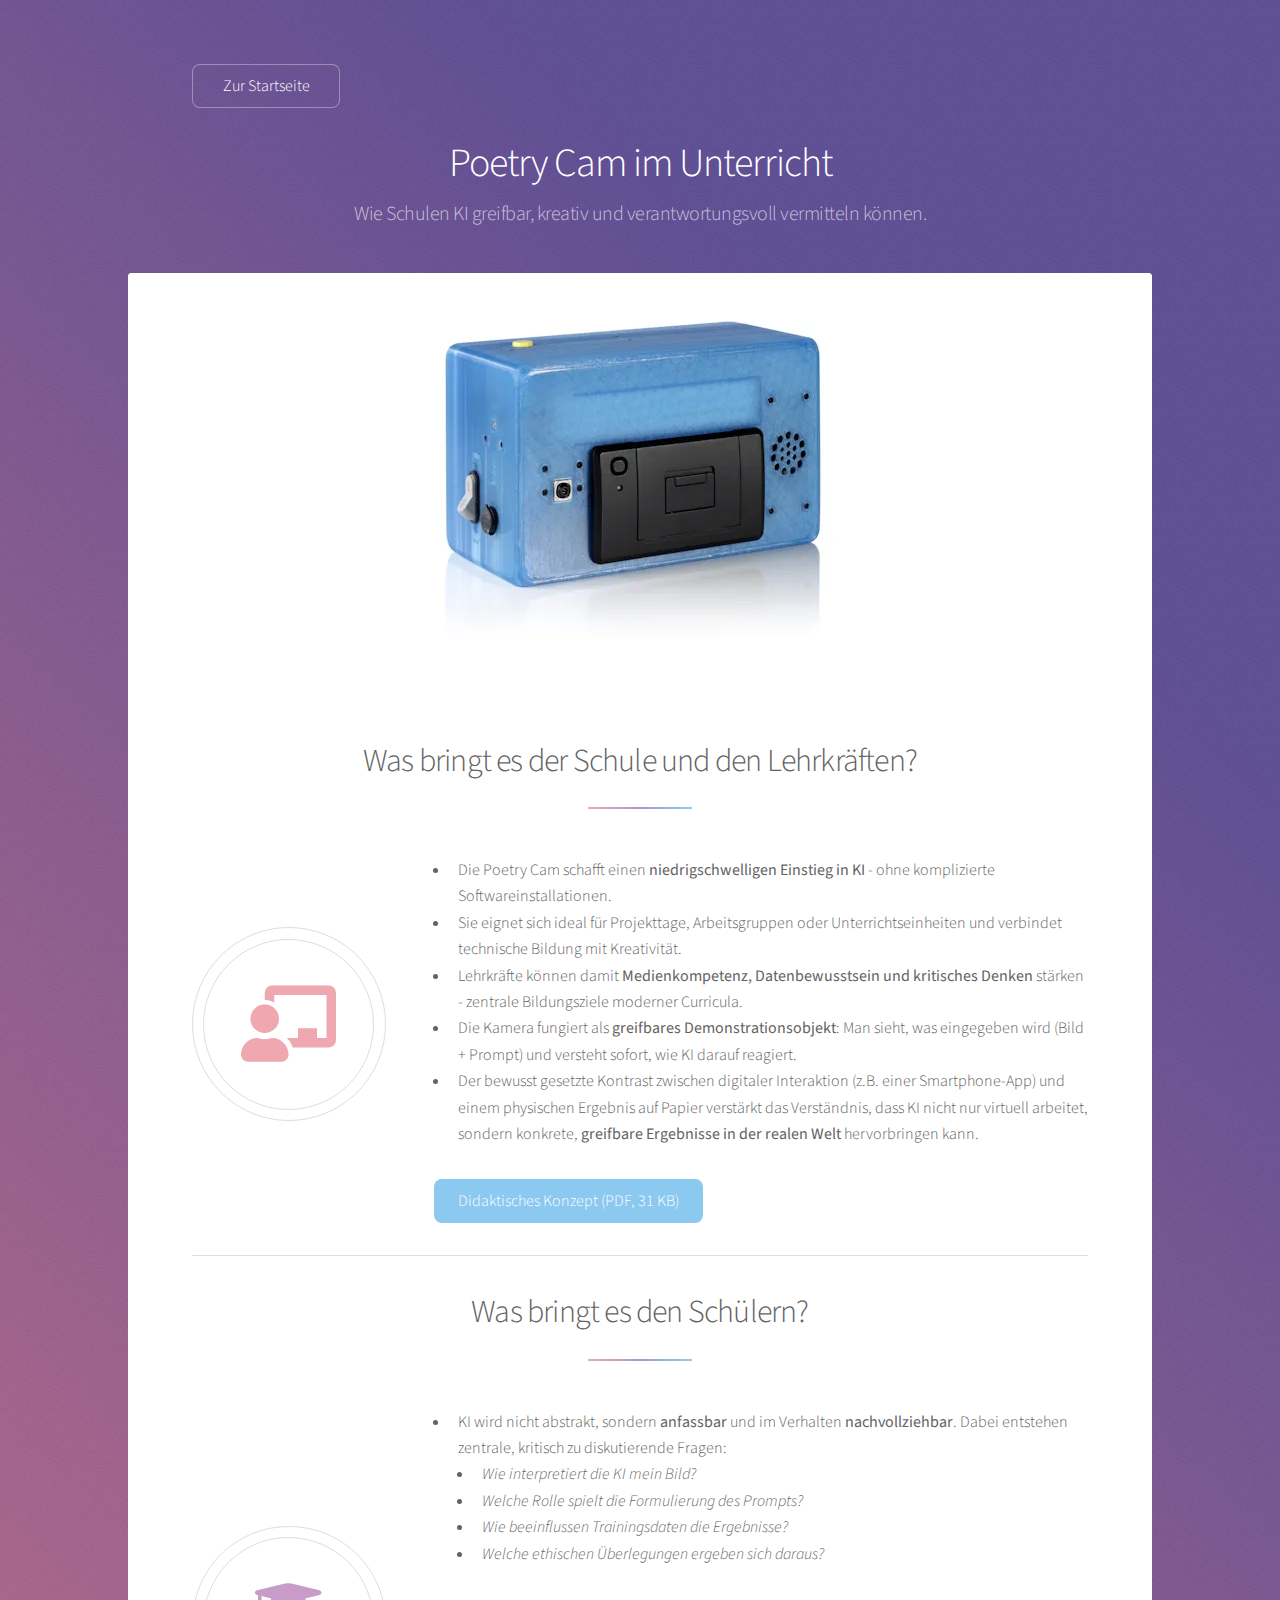
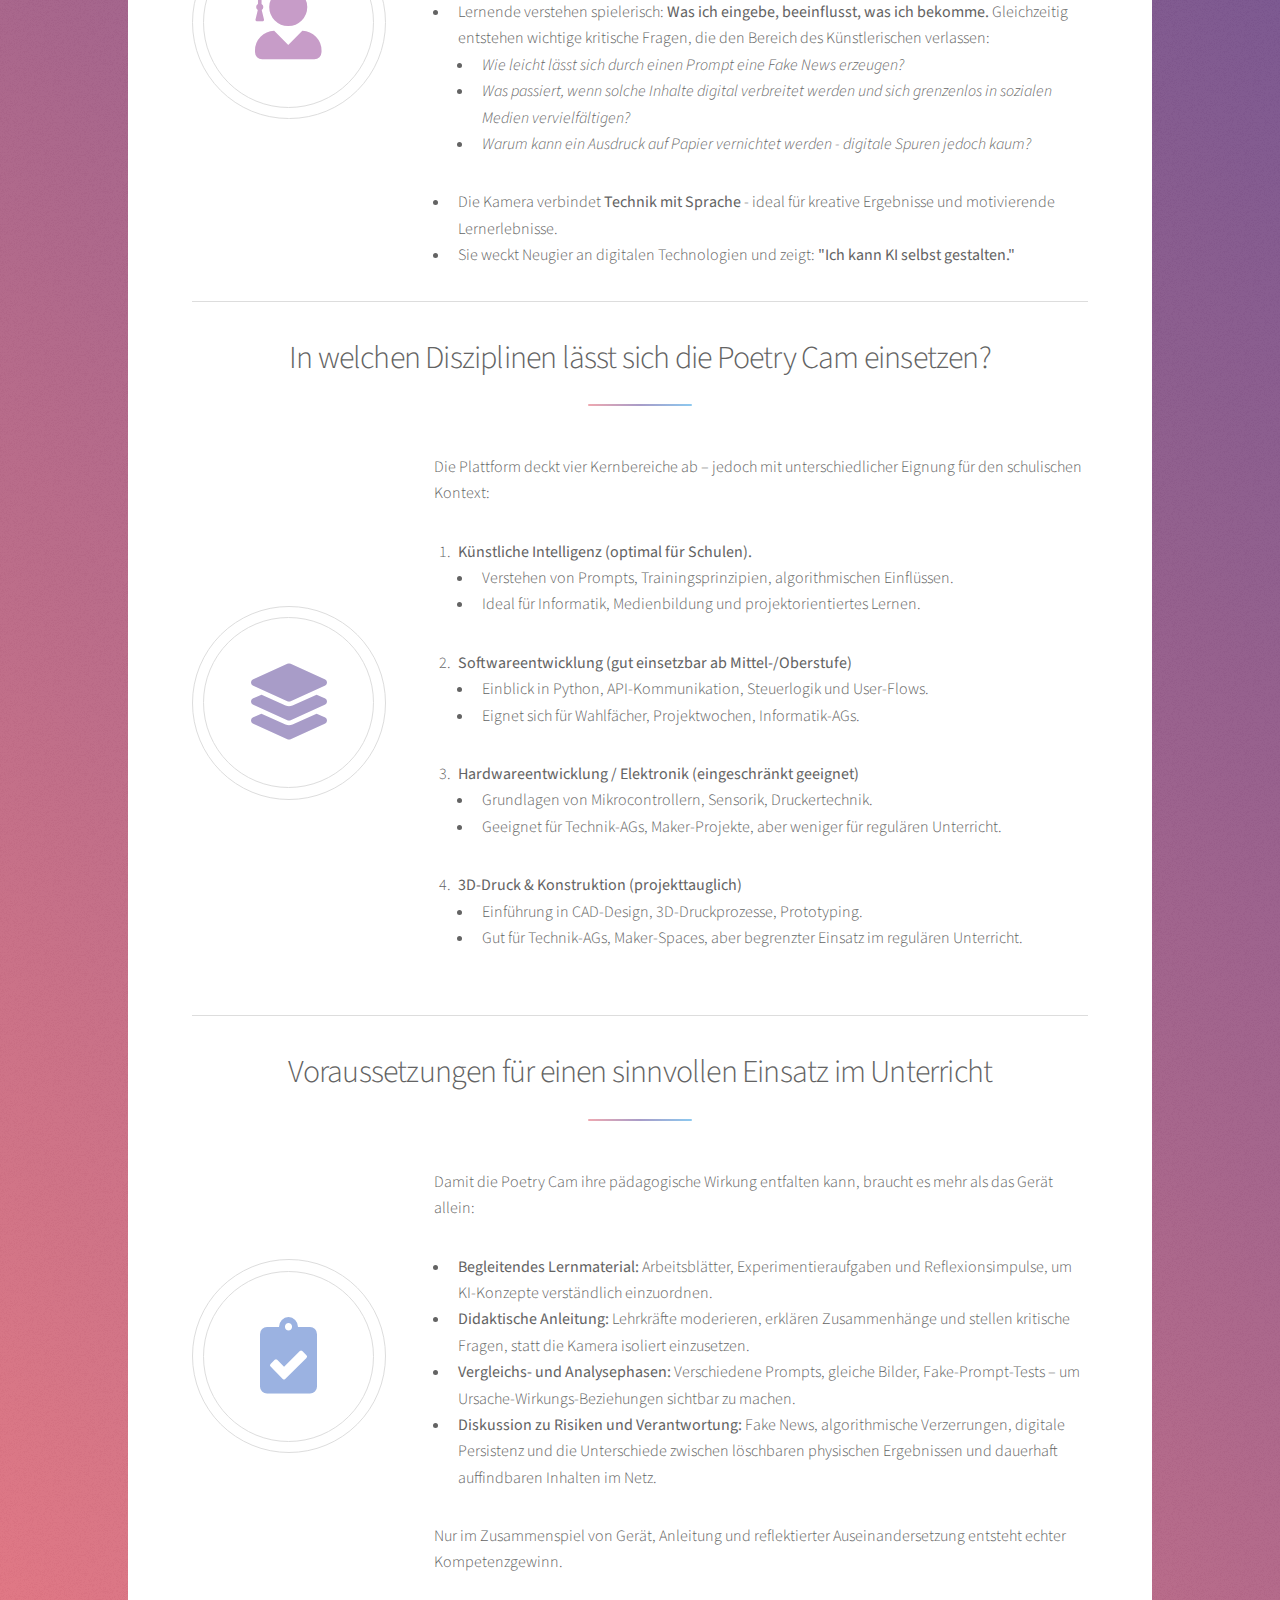
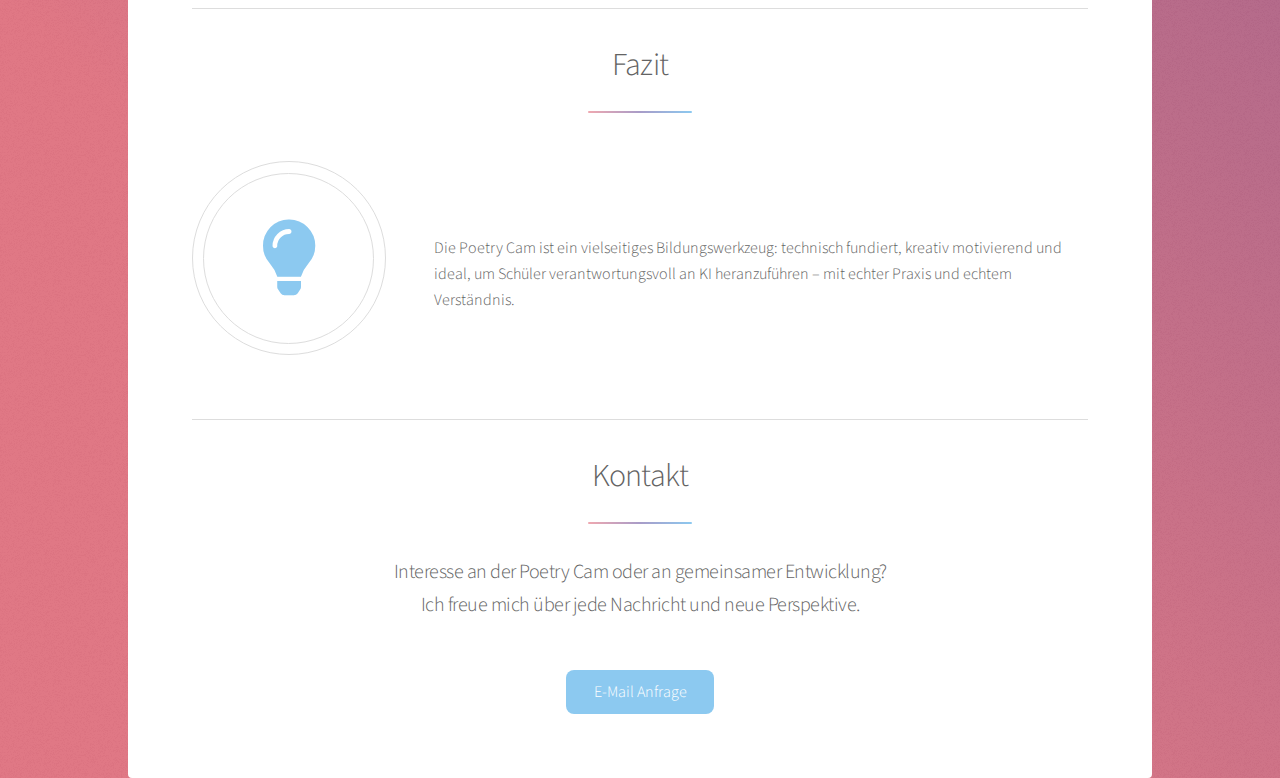
<file: education.html>
<!DOCTYPE HTML>
<!--
	Stellar by HTML5 UP
	html5up.net | @ajlkn
	Free for personal and commercial use under the CCA 3.0 license (html5up.net/license)
-->
<html lang="de">

<head>
	<title>Poetry Cam - Bildung</title>
	<meta charset="utf-8" />
	<meta name="viewport" content="width=device-width, initial-scale=1" />
	<meta name="description"
		content="Eine Kamera, die KI verständlich macht: Die Poetry Cam verbindet Kreativität, Technik und kritische Medienbildung im Schulunterricht." />
	<meta property="og:title" content="Poetry Cam - Bildung" />
	<meta property="og:description"
		content="Eine Kamera, die KI verständlich macht: Die Poetry Cam verbindet Kreativität, Technik und kritische Medienbildung im Schulunterricht." />
	<meta property="og:type" content="article" />
	<meta property="og:url" content="https://cam.digilyze.com/education.html" />
	<meta property="og:image" content="https://cam.digilyze.com/images/og-poetry-cam.jpg" />
	<meta name="twitter:card" content="summary_large_image" />
	<meta name="twitter:title" content="Poetry Cam - Bildung" />
	<meta name="twitter:description"
		content="Eine Kamera, die KI verständlich macht: Die Poetry Cam verbindet Kreativität, Technik und kritische Medienbildung im Schulunterricht." />
	<meta name="twitter:image" content="https://cam.digilyze.com/images/og-poetry-cam.jpg" />
	<link rel="icon" href="favicon.ico" type="image/x-icon" />
	<link rel="stylesheet" href="assets/css/main.css" />
	<link rel="stylesheet" href="assets/css/custom.css" />

	<noscript>
		<link rel="stylesheet" href="assets/css/noscript.css" />
	</noscript>
</head>

<body class="is-preload">

	<!-- Wrapper -->
	<div id="wrapper">

		<!-- Header -->
		<header id="header">
			<ul class="actions">
				<li><a href="index.html#story" class="button">Zur Startseite</a></li>
			</ul>
			<h1>Poetry Cam im Unterricht</h1>
			<p>Wie Schulen KI greifbar, kreativ und verantwortungsvoll vermitteln können.</p>
		</header>

		<!-- Main -->
		<div id="main">

			<!-- Content -->
			<section id="content" class="main">

				<span class="image main"><img src="images/showcase-speaker_1024x400.webp" alt="" /></span>

				<section class="main special">
					<header class="major">
						<h2>Was bringt es der Schule und den Lehrkräften?</h2>
					</header>
					<div class="spotlight media-spotlight">
						<span class="icon solid major style1 fa-chalkboard-teacher"></span>
						<div class="content media-content">
							<ul>
								<li>Die Poetry Cam schafft einen <b>niedrigschwelligen Einstieg in KI</b> - ohne
									komplizierte Softwareinstallationen.</li>
								<li>Sie eignet sich ideal für Projekttage, Arbeitsgruppen oder Unterrichtseinheiten und
									verbindet technische Bildung mit Kreativität.</li>
								<li>Lehrkräfte können damit <b>Medienkompetenz, Datenbewusstsein und kritisches
										Denken</b> stärken - zentrale Bildungsziele moderner Curricula.</li>
								<li>Die Kamera fungiert als <b>greifbares Demonstrationsobjekt</b>: Man sieht, was
									eingegeben wird (Bild + Prompt) und versteht sofort, wie KI darauf reagiert.</li>
								<li>Der bewusst gesetzte Kontrast zwischen digitaler Interaktion (z.B. einer
									Smartphone-App) und einem physischen Ergebnis auf Papier verstärkt das Verständnis,
									dass KI nicht nur virtuell arbeitet, sondern konkrete, <b>greifbare Ergebnisse in
										der realen Welt</b> hervorbringen kann.</li>
							</ul>
							<ul class="actions">
								<li><a href="assets/files/Didaktisches-Konzept_Poetry-Cam-im-Bildungsbereich.pdf" class="button primary" target="_blank" download aria-label="Didaktisches Konzept herunterladen">Didaktisches Konzept (PDF, 31 KB)</a></li>
							</ul>
						</div>
					</div>
				</section>
				<hr />
				<section class="main special">
					<header class="major">
						<h2>Was bringt es den Schülern?</h2>
					</header>
					<div class="spotlight media-spotlight">
						<span class="icon solid major style2 fa-user-graduate"></span>
						<div class="content media-content">
							<ul>
								<li>KI wird nicht abstrakt, sondern <b>anfassbar</b> und im Verhalten
									<b>nachvollziehbar</b>. Dabei entstehen zentrale, kritisch zu diskutierende Fragen:
									<ul>
										<li><i>Wie interpretiert die KI mein Bild?</i></li>
										<li><i>Welche Rolle spielt die Formulierung des Prompts?</i></li>
										<li><i>Wie beeinflussen Trainingsdaten die Ergebnisse?</i></li>
										<li><i>Welche ethischen Überlegungen ergeben sich daraus?</i></li>
									</ul>
								</li>
								<li>Lernende verstehen spielerisch: <b>Was ich eingebe, beeinflusst, was ich
										bekomme.</b> Gleichzeitig entstehen wichtige kritische Fragen, die den Bereich
									des Künstlerischen verlassen:
									<ul>
										<li><i>Wie leicht lässt sich durch einen Prompt eine Fake News erzeugen?</i>
										</li>
										<li><i>Was passiert, wenn solche Inhalte digital verbreitet werden und sich
												grenzenlos in sozialen Medien vervielfältigen?</i></li>
										<li><i>Warum kann ein Ausdruck auf Papier vernichtet werden - digitale Spuren
												jedoch kaum?</i></li>
									</ul>
								</li>
								<li>Die Kamera verbindet <b>Technik mit Sprache</b> - ideal für kreative Ergebnisse und
									motivierende Lernerlebnisse.</li>
								<li>Sie weckt Neugier an digitalen Technologien und zeigt: <b>"Ich kann KI selbst
										gestalten."</b></li>
							</ul>
						</div>
					</div>
				</section>
				<hr />
				<section class="main special">
					<header class="major">
						<h2>In welchen Disziplinen lässt sich die Poetry Cam einsetzen?</h2>
					</header>
					<div class="spotlight media-spotlight">
						<span class="icon solid major style3 fa-layer-group"></span>
						<div class="content media-content">
							<p>Die Plattform deckt vier Kernbereiche ab – jedoch mit unterschiedlicher Eignung für den
								schulischen Kontext:</p>
							<ol>
								<li><b>Künstliche Intelligenz (optimal für Schulen).</b>
									<ul>
										<li>Verstehen von Prompts, Trainingsprinzipien, algorithmischen Einflüssen.</li>
										<li>Ideal für Informatik, Medienbildung und projektorientiertes Lernen.</li>
									</ul>
								</li>
								<li><b>Softwareentwicklung (gut einsetzbar ab Mittel-/Oberstufe)</b>
									<ul>
										<li>Einblick in Python, API-Kommunikation, Steuerlogik und User-Flows.</li>
										<li>Eignet sich für Wahlfächer, Projektwochen, Informatik-AGs.</li>
									</ul>
								</li>
								<li><b>Hardwareentwicklung / Elektronik (eingeschränkt geeignet)</b>
									<ul>
										<li>Grundlagen von Mikrocontrollern, Sensorik, Druckertechnik.</li>
										<li>Geeignet für Technik-AGs, Maker-Projekte, aber weniger für regulären
											Unterricht.</li>
									</ul>
								</li>
								<li><b>3D-Druck & Konstruktion (projekttauglich)</b>
									<ul>
										<li>Einführung in CAD-Design, 3D-Druckprozesse, Prototyping.</li>
										<li>Gut für Technik-AGs, Maker-Spaces, aber begrenzter Einsatz im regulären
											Unterricht.</li>
									</ul>
								</li>
							</ol>
						</div>
					</div>
				</section>
				<hr />
				<section class="main special">
					<header class="major">
						<h2>Voraussetzungen für einen sinnvollen Einsatz im Unterricht</h2>
					</header>
					<div class="spotlight media-spotlight">
						<span class="icon solid major style4 fa-clipboard-check"></span>
						<div class="content media-content">
							<p>Damit die Poetry Cam ihre pädagogische Wirkung entfalten kann, braucht es mehr als das
								Gerät allein:</p>
							<ul>
								<li><b>Begleitendes Lernmaterial:</b> Arbeitsblätter, Experimentieraufgaben und
									Reflexionsimpulse, um KI‑Konzepte verständlich einzuordnen.</li>
								<li><b>Didaktische Anleitung:</b> Lehrkräfte moderieren, erklären Zusammenhänge und
									stellen kritische Fragen, statt die Kamera isoliert einzusetzen.</li>
								<li><b>Vergleichs- und Analysephasen:</b> Verschiedene Prompts, gleiche Bilder,
									Fake‑Prompt‑Tests – um Ursache‑Wirkungs‑Beziehungen sichtbar zu machen.</li>
								<li><b>Diskussion zu Risiken und Verantwortung:</b> Fake News, algorithmische
									Verzerrungen, digitale Persistenz und die Unterschiede zwischen löschbaren
									physischen Ergebnissen und dauerhaft auffindbaren Inhalten im Netz.</li>
							</ul>
							<p>Nur im Zusammenspiel von Gerät, Anleitung und reflektierter Auseinandersetzung entsteht
								echter Kompetenzgewinn.</p>
						</div>
					</div>
				</section>
				<hr />
				<section class="main special">
					<header class="major">
						<h2>Fazit</h2>
					</header>
					<div class="spotlight media-spotlight">
						<span class="icon solid major style5 fa-lightbulb" aria-hidden="true"></span>
						<div class="content media-content">
							<p>Die Poetry Cam ist ein vielseitiges Bildungswerkzeug: technisch fundiert, kreativ
								motivierend und ideal, um Schüler verantwortungsvoll an KI heranzuführen – mit echter
								Praxis und echtem Verständnis.</p>
						</div>
					</div>
				</section>
				<hr />

				<!-- Kontakt -->
				<section id="kontakt" class="main special">
					<header class="major">
						<h2>Kontakt</h2>
						<p>Interesse an der Poetry Cam oder an gemeinsamer Entwicklung?<br />
							Ich freue mich über jede Nachricht und neue Perspektive.</p>
					</header>
					<footer class="major">
						<ul class="actions special">
							<li><a href="mailto:info@digilyze.de?subject=Poetry%20Cam%20-%20Bildung"
									class="button primary">E-Mail Anfrage</a></li>
							<script src="assets/js/util.js"></script>
							<script src="assets/js/main.js"></script>

</body>

</html>
</file>
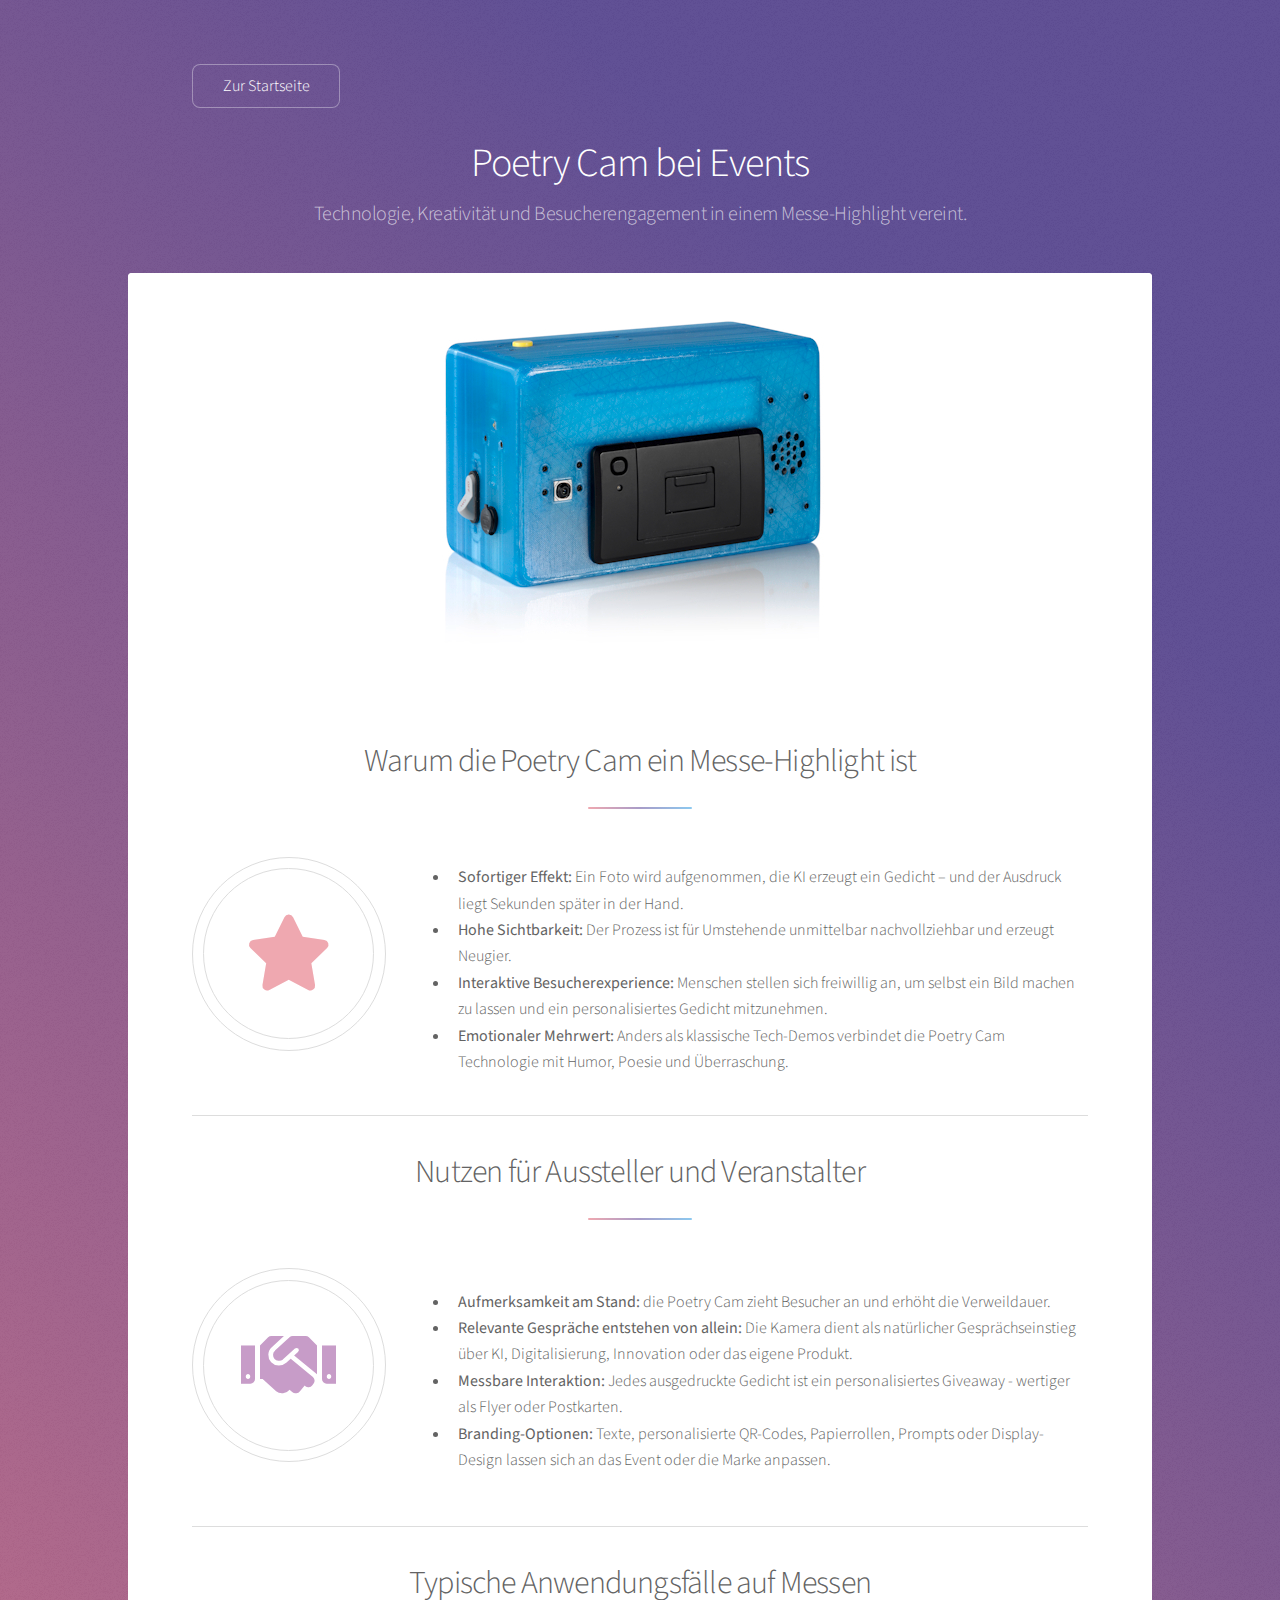
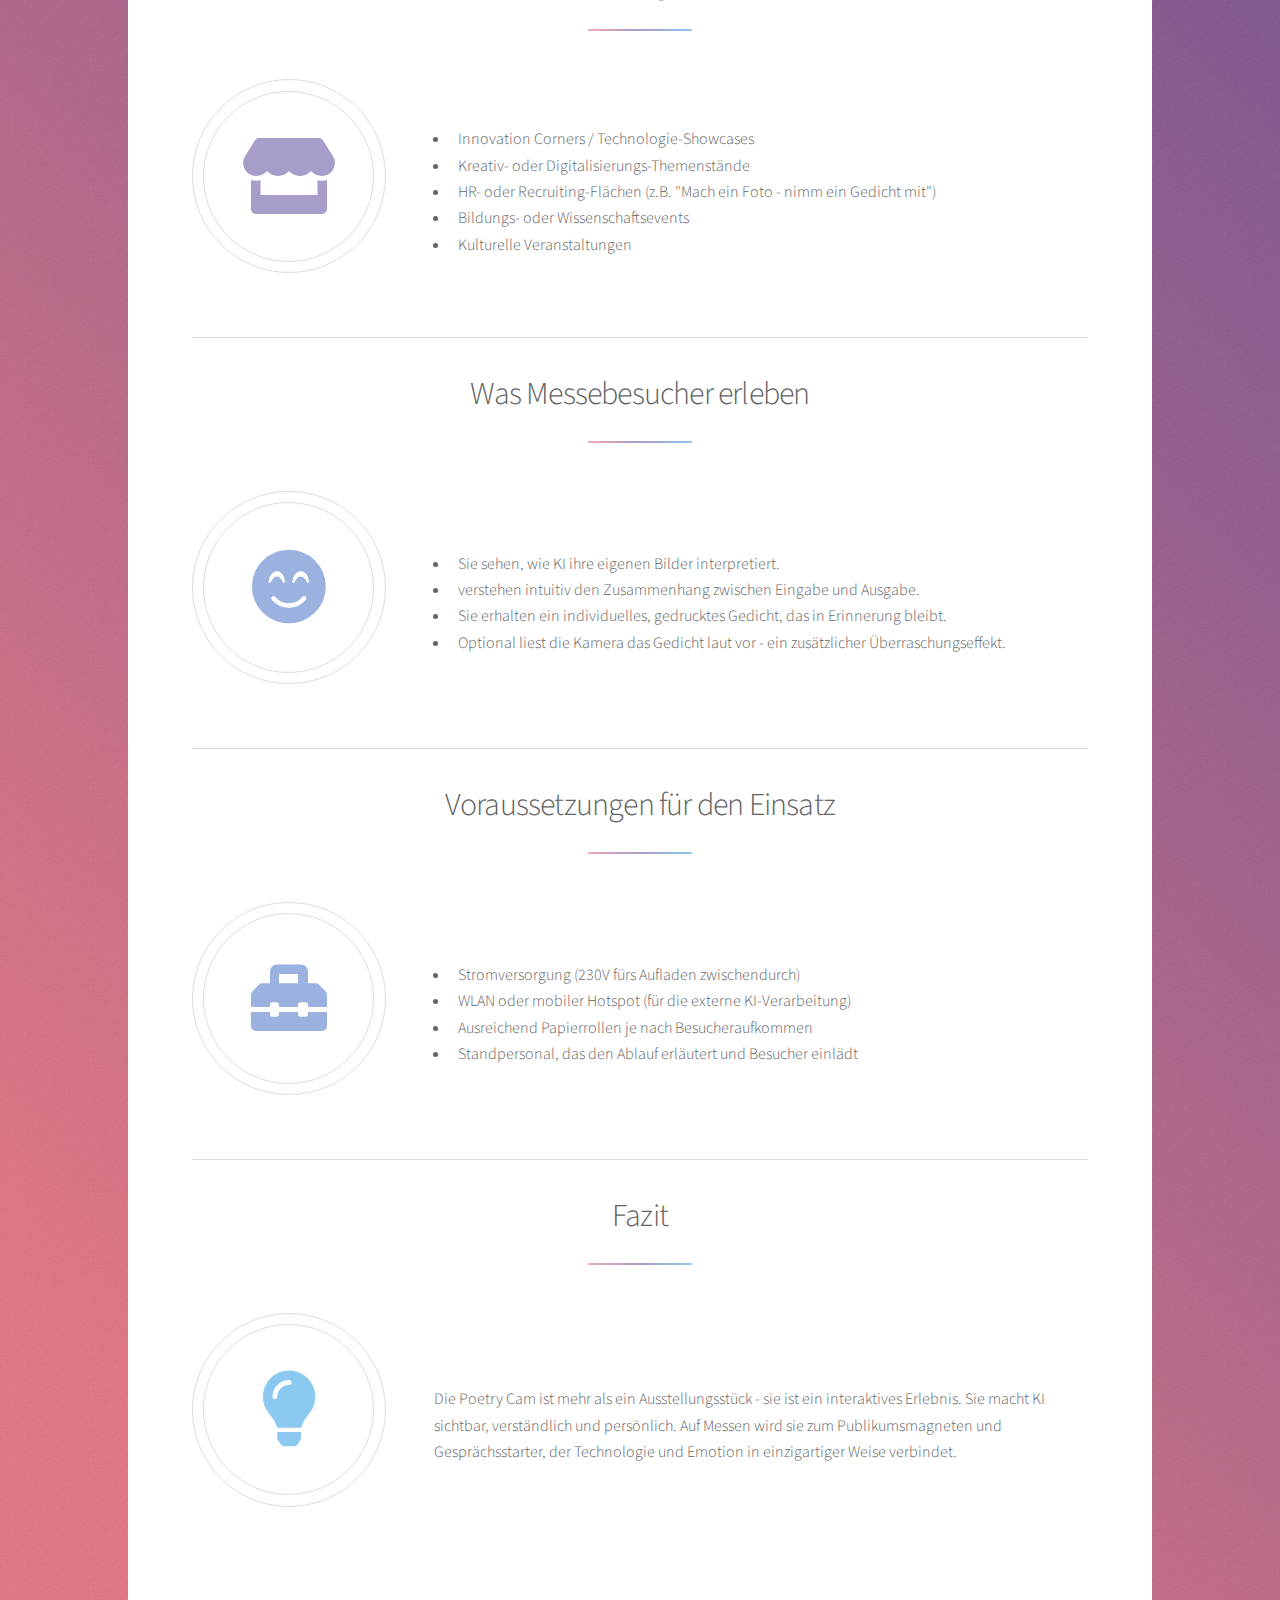
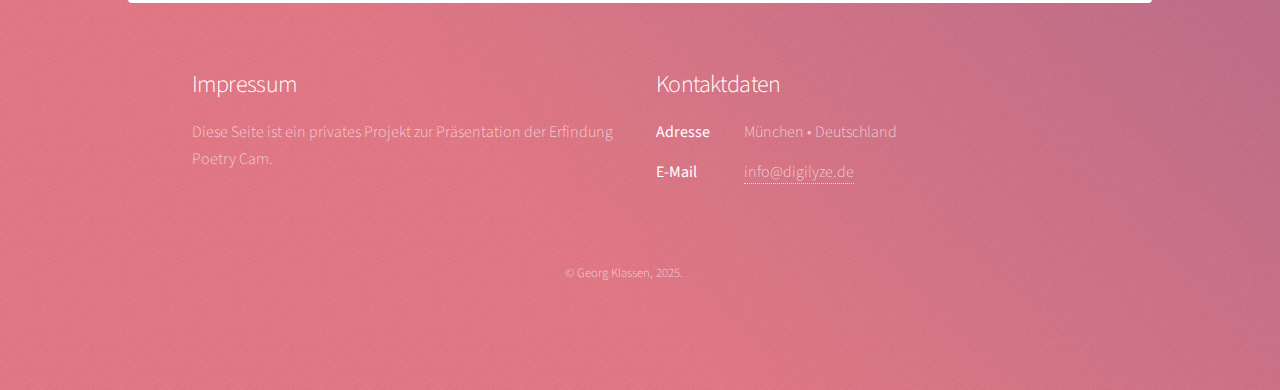
<file: events.html>
<!DOCTYPE HTML>
<!--
	Stellar by HTML5 UP
	html5up.net | @ajlkn
	Free for personal and commercial use under the CCA 3.0 license (html5up.net/license)
-->
<html lang="de">
	<head>
		<title>Poetry Cam - Events</title>
		<meta charset="utf-8" />
		<meta name="viewport" content="width=device-width, initial-scale=1" />
		<meta name="description" content="Erfahren Sie, wie die Poetry Cam auf Events Besucher begeistert, Markeninszenierungen stärkt und KI erlebbar macht." />
		<meta property="og:title" content="Poetry Cam - Events" />
		<meta property="og:description" content="Erfahren Sie, wie die Poetry Cam auf Events Besucher begeistert, Markeninszenierungen stärkt und KI erlebbar macht." />
		<meta property="og:type" content="article" />
		<meta property="og:url" content="https://cam.digilyze.com/events.html" />
		<meta property="og:image" content="https://cam.digilyze.com/images/og-poetry-cam.jpg" />
		<meta name="twitter:card" content="summary_large_image" />
		<meta name="twitter:title" content="Poetry Cam - Events" />
		<meta name="twitter:description" content="Erfahren Sie, wie die Poetry Cam auf Events Besucher begeistert, Markeninszenierungen stärkt und KI erlebbar macht." />
		<meta name="twitter:image" content="https://cam.digilyze.com/images/og-poetry-cam.jpg" />
		<link rel="icon" href="favicon.ico" type="image/x-icon" />
		<link rel="stylesheet" href="assets/css/main.css" />
		<link rel="stylesheet" href="assets/css/custom.css" />

		<noscript><link rel="stylesheet" href="assets/css/noscript.css" /></noscript>
	</head>
	<body class="is-preload">

		<!-- Wrapper -->
			<div id="wrapper">

				<!-- Header -->
					<header id="header">
						<ul class="actions">
							<li><a href="index.html#story" class="button">Zur Startseite</a></li>
						</ul>
						<h1>Poetry Cam bei Events</h1>
						<p>Technologie, Kreativität und Besucherengagement in einem Messe-Highlight vereint.</p>
					</header>

				<!-- Main -->
					<div id="main">

						<!-- Content -->
							<section id="content" class="main">

								<span class="image main"><img src="images/showcase-speaker_1024x400.jpg" alt="" /></span>
								
								<section class="main special">
									<header class="major">
										<h2>Warum die Poetry Cam ein Messe-Highlight ist</h2>
									</header>
									<div class="spotlight media-spotlight">
										<span class="icon solid major style1 fa-star"></span>
										<div class="content media-content">
											<ul>
												<li><b>Sofortiger Effekt:</b> Ein Foto wird aufgenommen, die KI erzeugt ein Gedicht – und der Ausdruck liegt Sekunden später in der Hand.</li>
												<li><b>Hohe Sichtbarkeit:</b> Der Prozess ist für Umstehende unmittelbar nachvollziehbar und erzeugt Neugier.</li>
												<li><b>Interaktive Besucherexperience:</b> Menschen stellen sich freiwillig an, um selbst ein Bild machen zu lassen und ein personalisiertes Gedicht mitzunehmen.</li>
												<li><b>Emotionaler Mehrwert:</b> Anders als klassische Tech‑Demos verbindet die Poetry Cam Technologie mit Humor, Poesie und Überraschung.</li>
											</ul>
										</div>
									</div>
								</section>
								<hr />
								<section class="main special">
									<header class="major">
										<h2>Nutzen für Aussteller und Veranstalter</h2>
									</header>
									<div class="spotlight media-spotlight">
										<span class="icon solid major style2 fa-handshake"></span>
										<div class="content media-content">	
											<ul>
												<li><b>Aufmerksamkeit am Stand:</b> die Poetry Cam zieht Besucher an und erhöht die Verweildauer.</li>
												<li><b>Relevante Gespräche entstehen von allein:</b> Die Kamera dient als natürlicher Gesprächseinstieg über KI, Digitalisierung, Innovation oder das eigene Produkt.</li>
												<li><b>Messbare Interaktion:</b> Jedes ausgedruckte Gedicht ist ein personalisiertes Giveaway - wertiger als Flyer oder Postkarten.</li>
												<li><b>Branding-Optionen:</b> Texte, personalisierte QR-Codes, Papierrollen, Prompts oder Display-Design lassen sich an das Event oder die Marke anpassen.</li>
											</ul>
										</div>
									</div>
								</section>
								<hr />
								<section class="main special">
									<header class="major">
										<h2>Typische Anwendungsfälle auf Messen</h2>
									</header>
									<div class="spotlight media-spotlight">
										<span class="icon solid major style3 fa-store"></span>
										<div class="content media-content">	
											<ul>
												<li>Innovation Corners / Technologie-Showcases</li>
												<li>Kreativ- oder Digitalisierungs-Themenstände</li>
												<li>HR- oder Recruiting-Flächen (z.B. "Mach ein Foto - nimm ein Gedicht mit")</li>
												<li>Bildungs- oder Wissenschaftsevents</li>
												<li>Kulturelle Veranstaltungen</li>
											</ul>
										</div>
									</div>
								</section>								
								<hr />
								<section class="main special">
									<header class="major">
										<h2>Was Messebesucher erleben</h2>
									</header>
									<div class="spotlight media-spotlight">
										<span class="icon solid major style4 fa-smile-beam"></span>
										<div class="content media-content">	
											<ul>
												<li>Sie sehen, wie KI ihre eigenen Bilder interpretiert.</li>
												<li>verstehen intuitiv den Zusammenhang zwischen Eingabe und Ausgabe.</li>
												<li>Sie erhalten ein individuelles, gedrucktes Gedicht, das in Erinnerung bleibt.</li>
												<li>Optional liest die Kamera das Gedicht laut vor - ein zusätzlicher Überraschungseffekt.</li>
											</ul>
										</div>
									</div>
								</section>									
								<hr />
								<section class="main special">
									<header class="major">
										<h2>Voraussetzungen für den Einsatz</h2>
									</header>
									<div class="spotlight media-spotlight">
										<span class="icon solid major style4 fa-toolbox"></span>
										<div class="content media-content">	
											<ul>
												<li>Stromversorgung (230V fürs Aufladen zwischendurch)</li>
												<li>WLAN oder mobiler Hotspot (für die externe KI-Verarbeitung)</li>
												<li>Ausreichend Papierrollen je nach Besucheraufkommen</li>
												<li>Standpersonal, das den Ablauf erläutert und Besucher einlädt</li>
											</ul>
										</div>
									</div>
								</section>									
								<hr />
								<section class="main special">
									<header class="major">
										<h2>Fazit</h2>
									</header>
									<div class="spotlight media-spotlight">
										<span class="icon solid major style5 fa-lightbulb" aria-hidden="true"></span>
										<div class="content media-content">	
											<p>Die Poetry Cam ist mehr als ein Ausstellungsstück - sie ist ein interaktives Erlebnis. Sie macht KI sichtbar, verständlich und persönlich. Auf Messen wird sie zum Publikumsmagneten und Gesprächsstarter, der Technologie und Emotion in einzigartiger Weise verbindet.</p>
										</div>
									</div>
								</section>

							</section>
					</div>

				<!-- Footer -->
					<footer id="footer">
						<section>
							<h2>Impressum</h2>
							<p>Diese Seite ist ein privates Projekt zur Präsentation der Erfindung Poetry Cam.</p>
							<!--
							<ul class="actions">
								<li><a href="generic.html" class="button">Learn More</a></li>
							</ul>
							-->
						</section>
						<section>
							<h2>Kontaktdaten</h2>
							<dl class="alt">
								<dt>Adresse</dt>
								<dd>München &bull; Deutschland</dd>
								<dt>E-Mail</dt>
								<dd><a href="mailto:info@digilyze.de?subject=Poetry%20Cam%20-%20Kontaktanfrage">info@digilyze.de</a></dd>
							</dl>
							<!--
							<ul class="icons">
								<li><a href="#" class="icon brands fa-twitter alt"><span class="label">Twitter</span></a></li>
								<li><a href="#" class="icon brands fa-facebook-f alt"><span class="label">Facebook</span></a></li>
								<li><a href="#" class="icon brands fa-instagram alt"><span class="label">Instagram</span></a></li>
								<li><a href="#" class="icon brands fa-github alt"><span class="label">GitHub</span></a></li>
								<li><a href="#" class="icon brands fa-dribbble alt"><span class="label">Dribbble</span></a></li>
							</ul>
							-->
						</section>
						<p class="copyright">&copy; Georg Klassen, 2025.</p>
					</footer>

			</div>

		<!-- Scripts -->
			<script src="assets/js/jquery.min.js"></script>
			<script src="assets/js/jquery.scrollex.min.js"></script>
			<script src="assets/js/jquery.scrolly.min.js"></script>
			<script src="assets/js/browser.min.js"></script>
			<script src="assets/js/breakpoints.min.js"></script>
			<script src="assets/js/util.js"></script>
			<script src="assets/js/main.js"></script>

	</body>
</html>
</file>
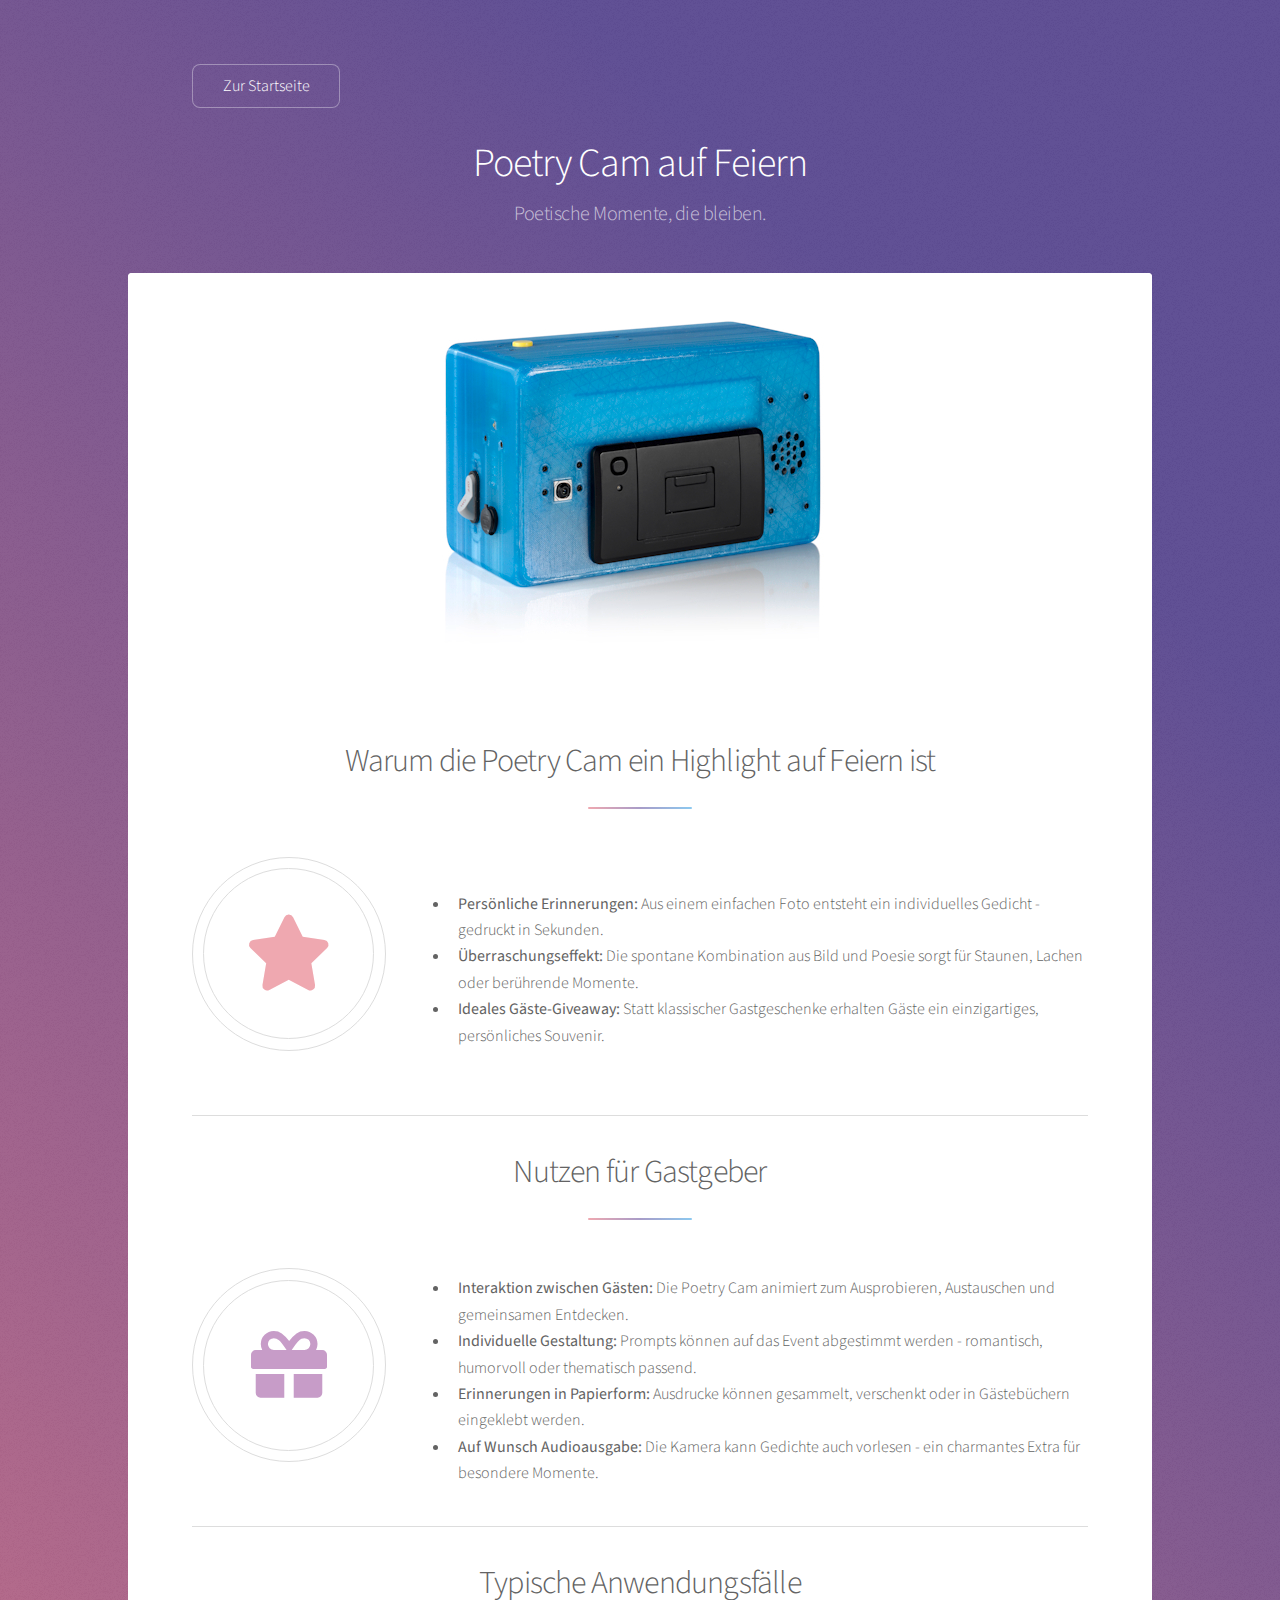
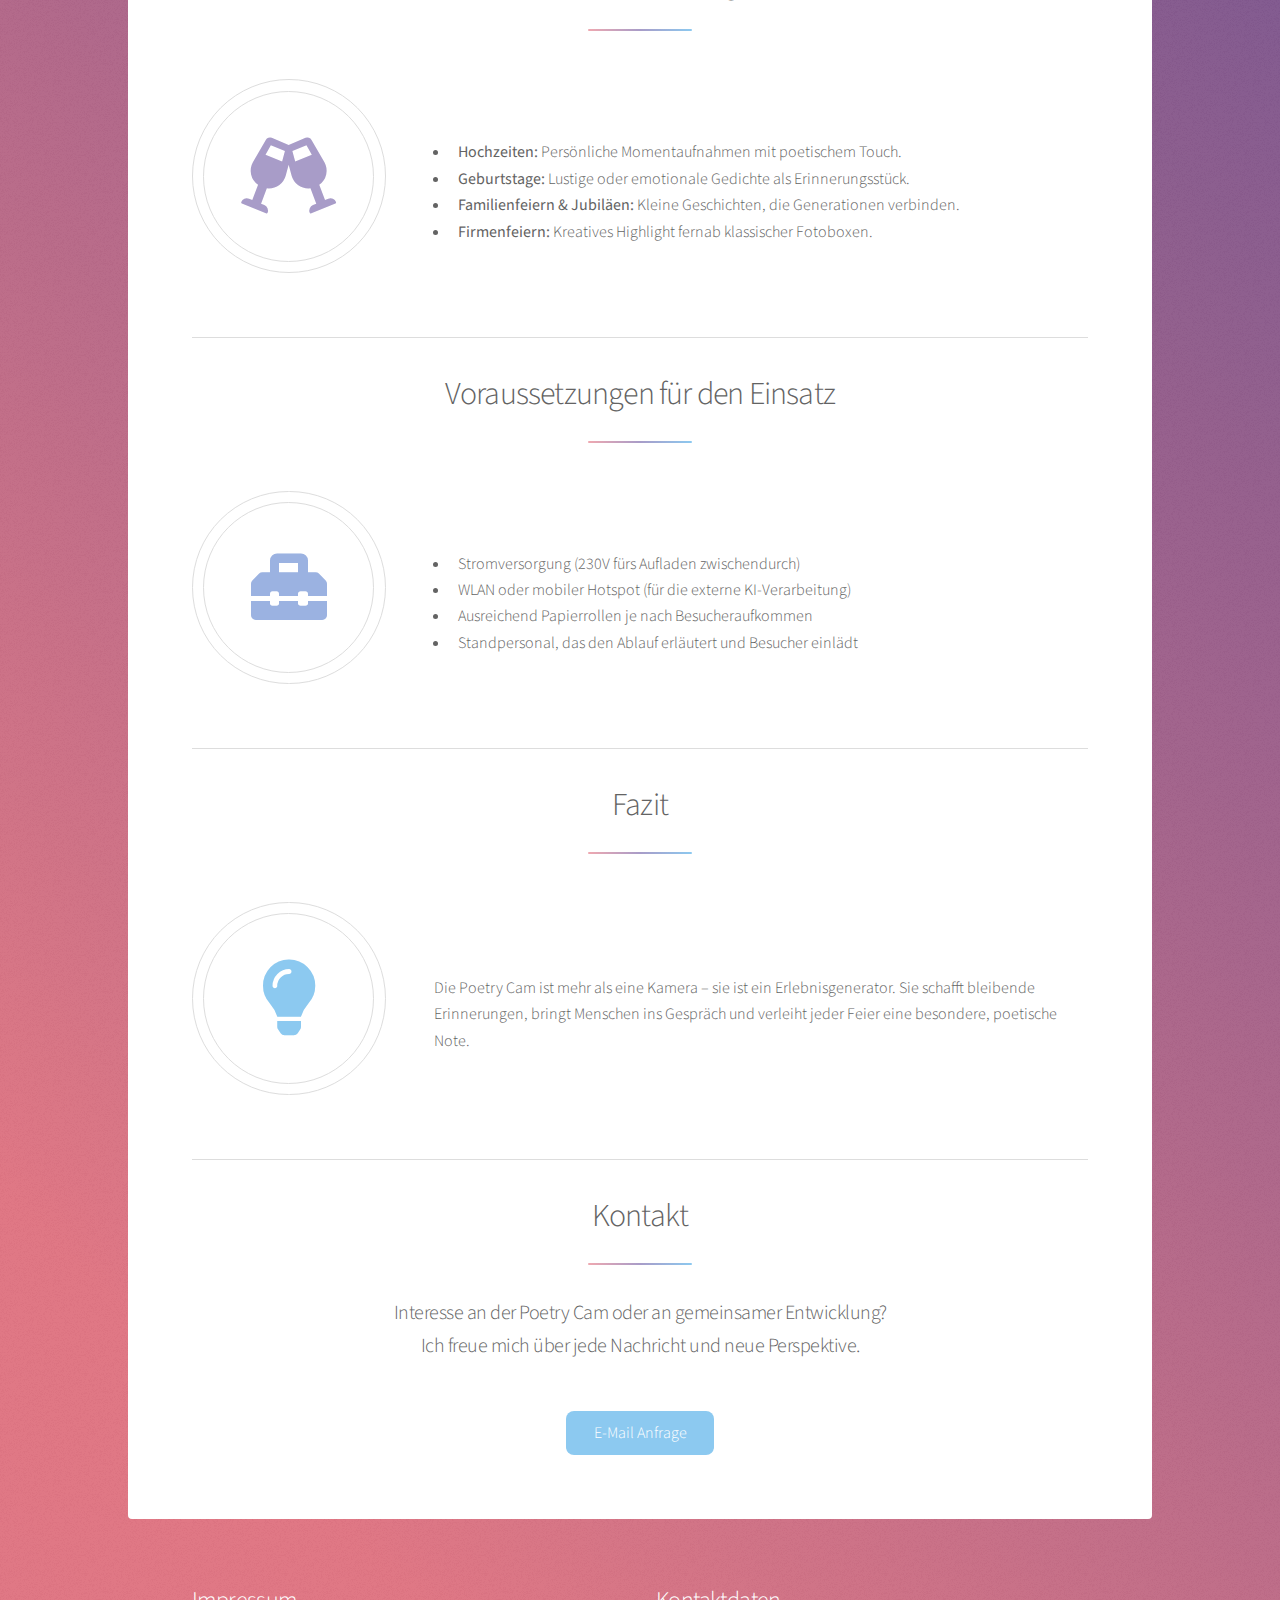
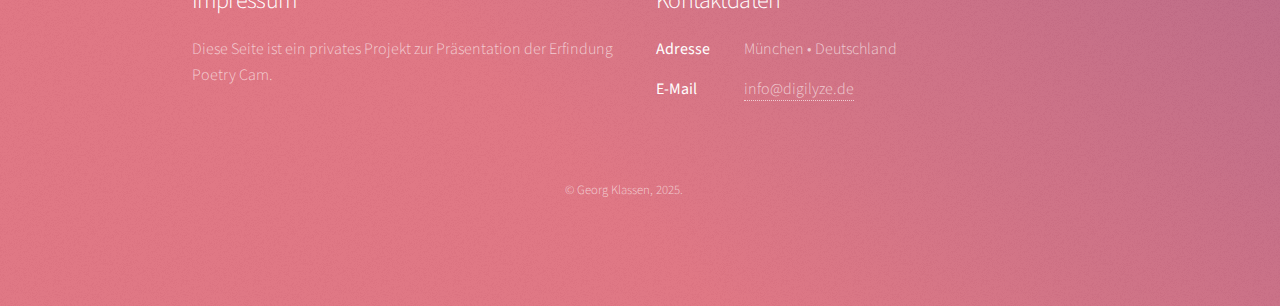
<file: parties.html>
<!DOCTYPE HTML>
<!--
	Stellar by HTML5 UP
	html5up.net | @ajlkn
	Free for personal and commercial use under the CCA 3.0 license (html5up.net/license)
-->
<html lang="de">
	<head>
		<title>Poetry Cam - Parties</title>
		<meta charset="utf-8" />
		<meta name="viewport" content="width=device-width, initial-scale=1" />
		<meta name="description" content="Die Poetry Cam verwandelt Partyfotos in persönliche Gedichte – und druckt sie sofort als einzigartiges Andenken." />
		<meta property="og:title" content="Poetry Cam - Parties" />
		<meta property="og:description" content="Die Poetry Cam verwandelt Partyfotos in persönliche Gedichte – und druckt sie sofort als einzigartiges Andenken." />
		<meta property="og:type" content="article" />
		<meta property="og:url" content="https://cam.digilyze.com/parties.html" />
		<meta property="og:image" content="https://cam.digilyze.com/images/og-poetry-cam.jpg" />
		<meta name="twitter:card" content="summary_large_image" />
		<meta name="twitter:title" content="Poetry Cam - Parties" />
		<meta name="twitter:description" content="Die Poetry Cam verwandelt Partyfotos in persönliche Gedichte – und druckt sie sofort als einzigartiges Andenken." />
		<meta name="twitter:image" content="https://cam.digilyze.com/images/og-poetry-cam.jpg" />
		<link rel="icon" href="favicon.ico" type="image/x-icon" />
		<link rel="stylesheet" href="assets/css/main.css" />
		<link rel="stylesheet" href="assets/css/custom.css" />

		<noscript><link rel="stylesheet" href="assets/css/noscript.css" /></noscript>
	</head>
	<body class="is-preload">

		<!-- Wrapper -->
			<div id="wrapper">

				<!-- Header -->
					<header id="header">
						<ul class="actions">
							<li><a href="index.html#story" class="button">Zur Startseite</a></li>
						</ul>
						<h1>Poetry Cam auf Feiern</h1>
						<p>Poetische Momente, die bleiben.</p>
					</header>

				<!-- Main -->
					<div id="main">

						<!-- Content -->
							<section id="content" class="main">

								<span class="image main"><img src="images/showcase-speaker_1024x400.jpg" alt="" /></span>
								
								<section class="main special">
									<header class="major">
										<h2>Warum die Poetry Cam ein Highlight auf Feiern ist</h2>
									</header>
									<div class="spotlight media-spotlight">
										<span class="icon solid major style1 fa-star"></span>
										<div class="content media-content">
											<ul>
												<li><b>Persönliche Erinnerungen:</b> Aus einem einfachen Foto entsteht ein individuelles Gedicht - gedruckt in Sekunden.</li>
												<li><b>Überraschungseffekt:</b> Die spontane Kombination aus Bild und Poesie sorgt für Staunen, Lachen oder berührende Momente.</li>
												<li><b>Ideales Gäste-Giveaway:</b> Statt klassischer Gastgeschenke erhalten Gäste ein einzigartiges, persönliches Souvenir.</li>
											</ul>
										</div>
									</div>
								</section>
								<hr />
								<section class="main special">
									<header class="major">
										<h2>Nutzen für Gastgeber</h2>
									</header>
									<div class="spotlight media-spotlight">
										<span class="icon solid major style2 fa-gift" aria-hidden="true"></span>
										<div class="content media-content">	
											<ul>
												<li><b>Interaktion zwischen Gästen:</b> Die Poetry Cam animiert zum Ausprobieren, Austauschen und gemeinsamen Entdecken.</li>
												<li><b>Individuelle Gestaltung:</b> Prompts können auf das Event abgestimmt werden - romantisch, humorvoll oder thematisch passend.</li>
												<li><b>Erinnerungen in Papierform:</b> Ausdrucke können gesammelt, verschenkt oder in Gästebüchern eingeklebt werden.</li>
												<li><b>Auf Wunsch Audioausgabe:</b> Die Kamera kann Gedichte auch vorlesen - ein charmantes Extra für besondere Momente.</li>
											</ul>
										</div>
									</div>
								</section>
								<hr />
								<section class="main special">
									<header class="major">
										<h2>Typische Anwendungsfälle</h2>
									</header>
									<div class="spotlight media-spotlight">
										<span class="icon solid major style3 fa-glass-cheers" aria-hidden="true"></span>
										<div class="content media-content">	
											<ul>
												<li><b>Hochzeiten:</b> Persönliche Momentaufnahmen mit poetischem Touch.</li>
												<li><b>Geburtstage:</b> Lustige oder emotionale Gedichte als Erinnerungsstück.</li>
												<li><b>Familienfeiern & Jubiläen:</b> Kleine Geschichten, die Generationen verbinden.</li>
												<li><b>Firmenfeiern:</b> Kreatives Highlight fernab klassischer Fotoboxen.</li>
											</ul>
										</div>
									</div>
								</section>								
								<hr />
								<section class="main special">
									<header class="major">
										<h2>Voraussetzungen für den Einsatz</h2>
									</header>
									<div class="spotlight media-spotlight">
										<span class="icon solid major style4 fa-toolbox"></span>
										<div class="content media-content">	
											<ul>
												<li>Stromversorgung (230V fürs Aufladen zwischendurch)</li>
												<li>WLAN oder mobiler Hotspot (für die externe KI-Verarbeitung)</li>
												<li>Ausreichend Papierrollen je nach Besucheraufkommen</li>
												<li>Standpersonal, das den Ablauf erläutert und Besucher einlädt</li>
											</ul>
										</div>
									</div>
								</section>									
								<hr />
								<section class="main special">
									<header class="major">
										<h2>Fazit</h2>
									</header>
									<div class="spotlight media-spotlight">
										<span class="icon solid major style5 fa-lightbulb" aria-hidden="true"></span>
										<div class="content media-content">	
											<p>Die Poetry Cam ist mehr als eine Kamera – sie ist ein Erlebnisgenerator. Sie schafft bleibende Erinnerungen, bringt Menschen ins Gespräch und verleiht jeder Feier eine besondere, poetische Note.</p>
										</div>
									</div>
								</section>
								<hr />

							<!-- Kontakt -->
								<section id="kontakt" class="main special">
									<header class="major">
										<h2>Kontakt</h2>
										<p>Interesse an der Poetry Cam oder an gemeinsamer Entwicklung?<br />
											Ich freue mich über jede Nachricht und neue Perspektive.</p>
									</header>
									<footer class="major">
										<ul class="actions special">
											<li><a href="mailto:info@digilyze.de?subject=Poetry%20Cam%20-%20Parties" class="button primary">E-Mail Anfrage</a></li>
										</ul>
									</footer>
								</section>

							</section>
					</div>

				<!-- Footer -->
					<footer id="footer">
						<section>
							<h2>Impressum</h2>
							<p>Diese Seite ist ein privates Projekt zur Präsentation der Erfindung Poetry Cam.</p>
							<!--
							<ul class="actions">
								<li><a href="generic.html" class="button">Learn More</a></li>
							</ul>
							-->
						</section>
						<section>
							<h2>Kontaktdaten</h2>
							<dl class="alt">
								<dt>Adresse</dt>
								<dd>München &bull; Deutschland</dd>
								<dt>E-Mail</dt>
								<dd><a href="mailto:info@digilyze.de?subject=Poetry%20Cam%20-%20Kontaktanfrage">info@digilyze.de</a></dd>
							</dl>
							<!--
							<ul class="icons">
								<li><a href="#" class="icon brands fa-twitter alt"><span class="label">Twitter</span></a></li>
								<li><a href="#" class="icon brands fa-facebook-f alt"><span class="label">Facebook</span></a></li>
								<li><a href="#" class="icon brands fa-instagram alt"><span class="label">Instagram</span></a></li>
								<li><a href="#" class="icon brands fa-github alt"><span class="label">GitHub</span></a></li>
								<li><a href="#" class="icon brands fa-dribbble alt"><span class="label">Dribbble</span></a></li>
							</ul>
							-->
						</section>
						<p class="copyright">&copy; Georg Klassen, 2025.</p>
					</footer>

			</div>

		<!-- Scripts -->
			<script src="assets/js/jquery.min.js"></script>
			<script src="assets/js/jquery.scrollex.min.js"></script>
			<script src="assets/js/jquery.scrolly.min.js"></script>
			<script src="assets/js/browser.min.js"></script>
			<script src="assets/js/breakpoints.min.js"></script>
			<script src="assets/js/util.js"></script>
			<script src="assets/js/main.js"></script>

	</body>
</html>
</file>
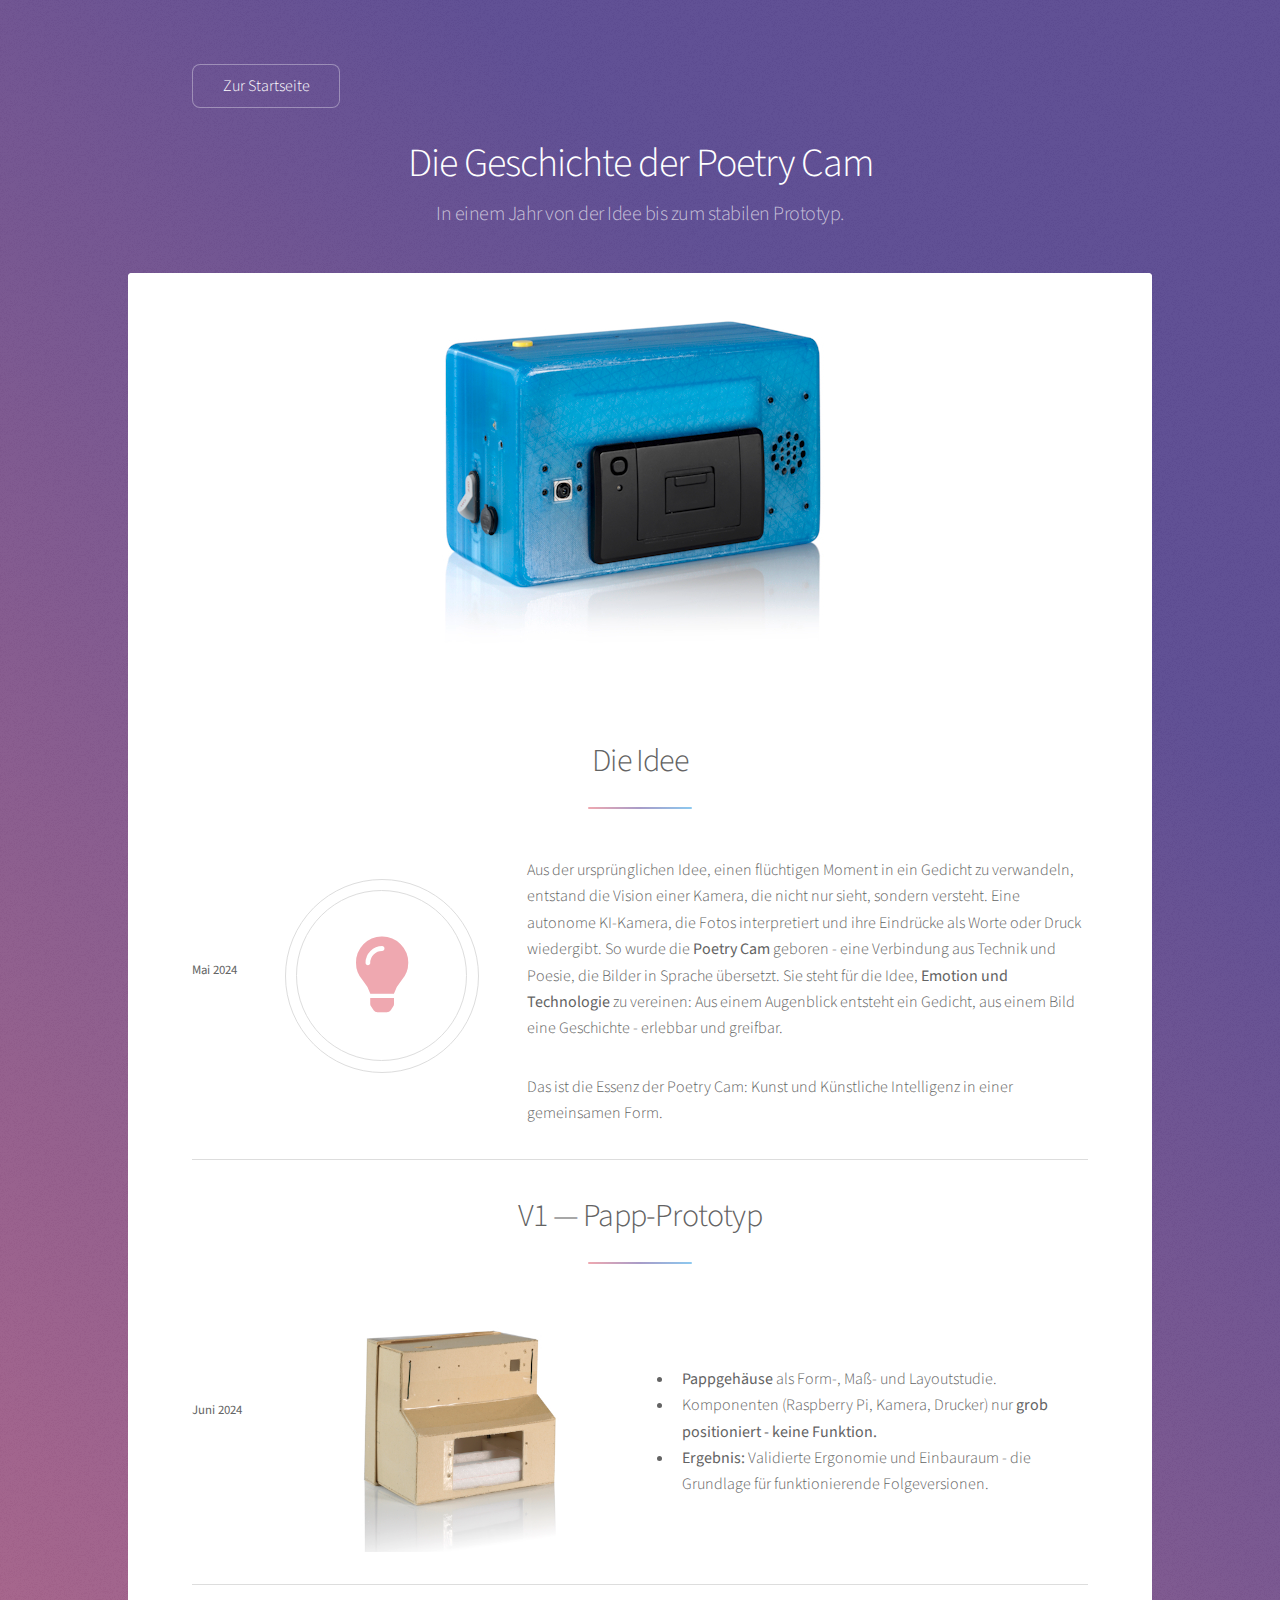
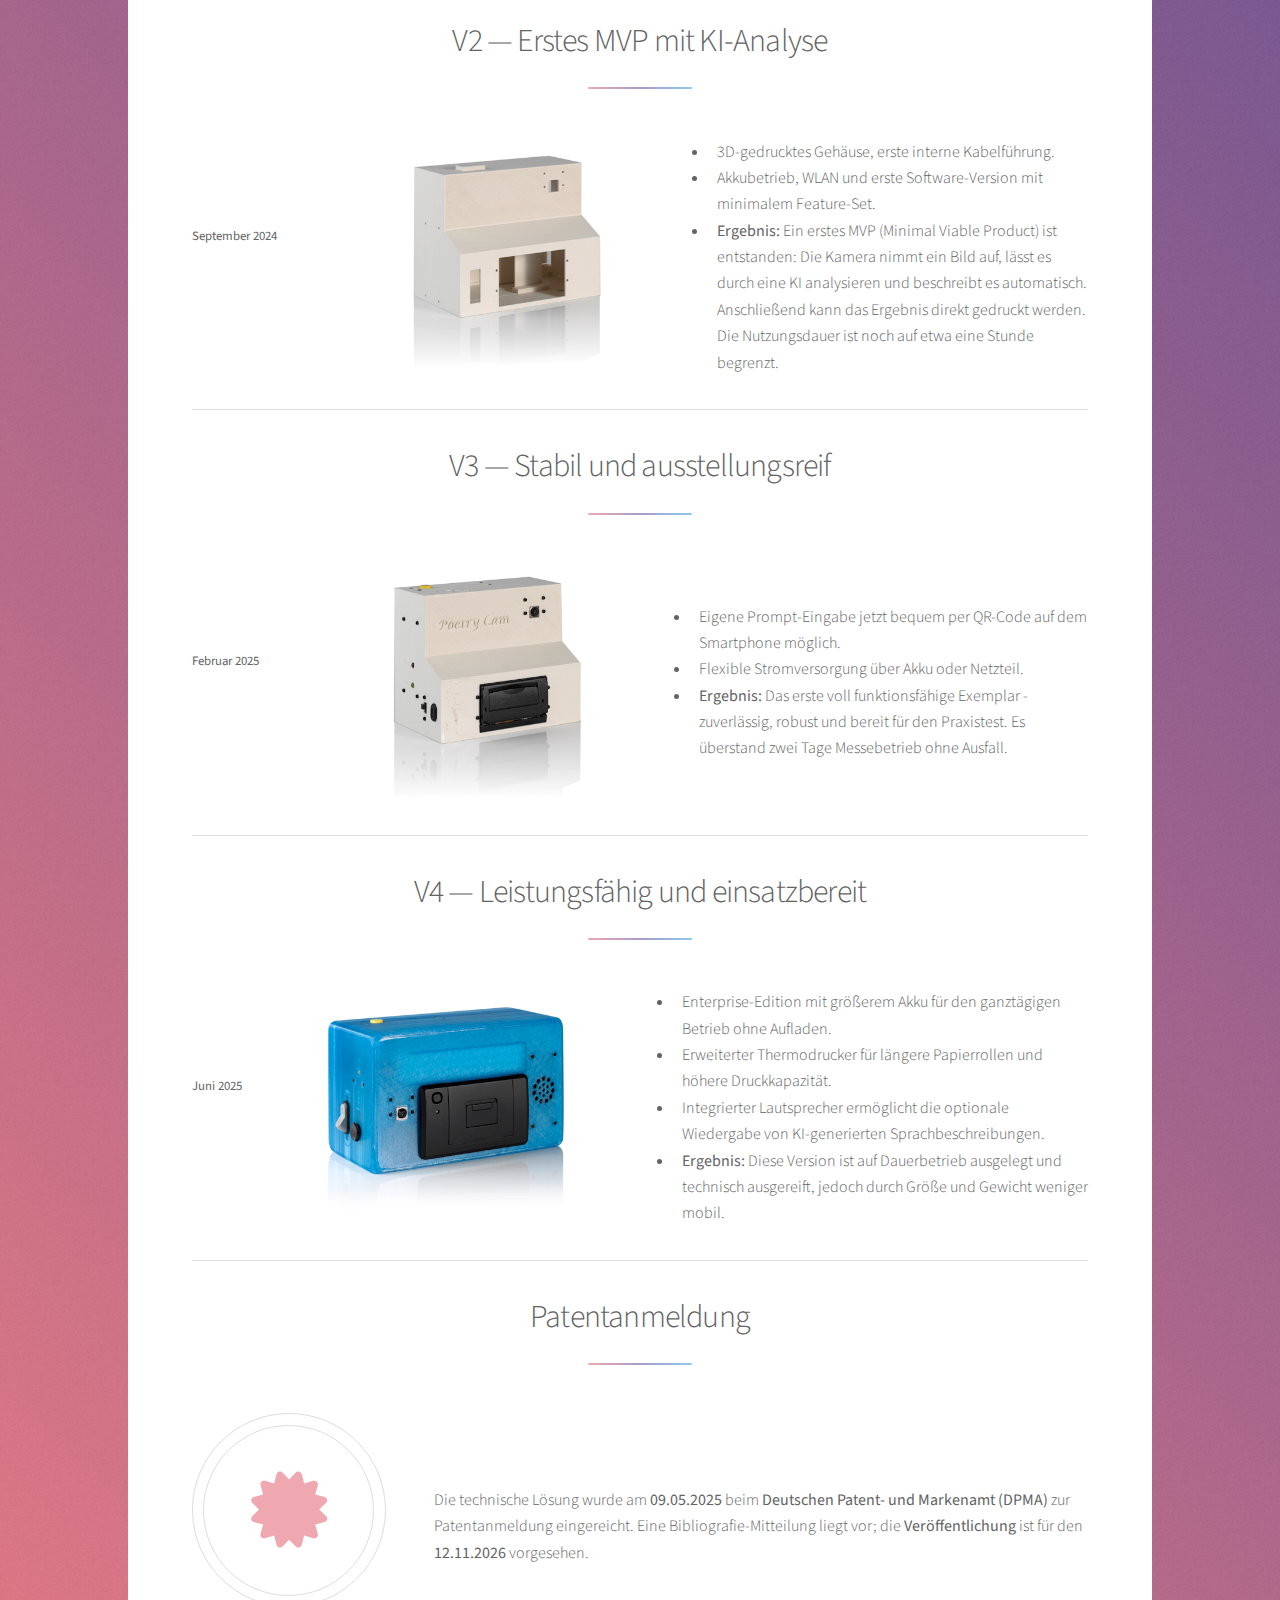
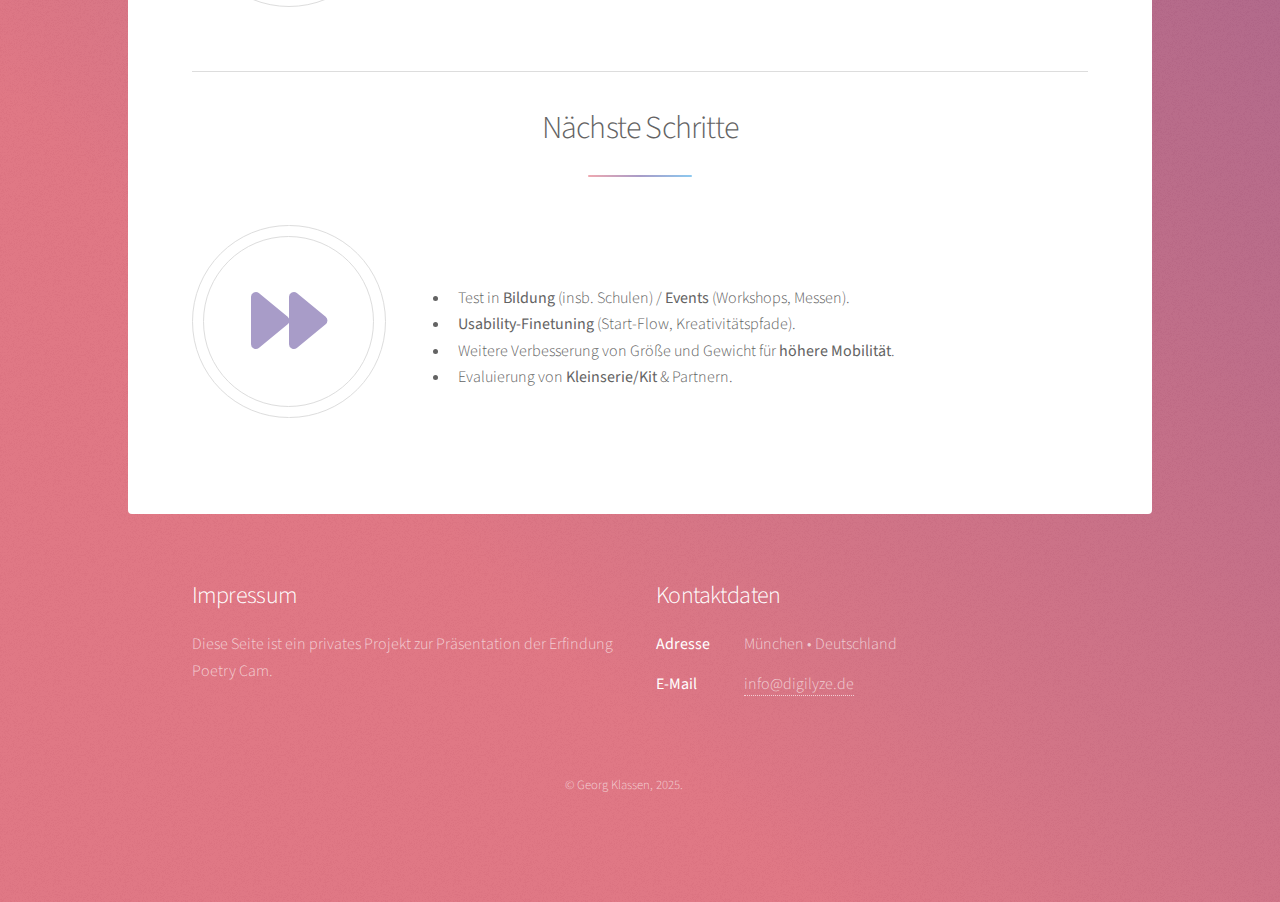
<file: story.html>
<!DOCTYPE HTML>
<!--
	Stellar by HTML5 UP
	html5up.net | @ajlkn
	Free for personal and commercial use under the CCA 3.0 license (html5up.net/license)
-->
<html lang="de">
	<head>
		<title>Poetry Cam - Story</title>
		<meta charset="utf-8" />
		<meta name="viewport" content="width=device-width, initial-scale=1" />
		<meta name="description" content="Vertiefe dich in die Entwicklungsstory der Poetry Cam - von der Vision bis zum ausstellungsreifen Prototyp." />
		<meta property="og:title" content="Poetry Cam - Die Story" />
		<meta property="og:description" content="Erfahre, wie die Poetry Cam in vier Iterationen von der Pappstudie zum einsatzbereiten KI-Kameraprototypen heranwuchs." />
		<meta property="og:type" content="article" />
		<meta property="og:url" content="https://cam.digilyze.com/story.html" />
		<meta property="og:image" content="https://cam.digilyze.com/images/og-poetry-cam.jpg" />
		<meta name="twitter:card" content="summary_large_image" />
		<meta name="twitter:title" content="Poetry Cam - Die Story" />
		<meta name="twitter:description" content="Vertiefe dich in die Entwicklungsstory der Poetry Cam - von der Vision bis zum ausstellungsreifen Prototyp." />
		<meta name="twitter:image" content="https://cam.digilyze.com/images/og-poetry-cam.jpg" />
		<link rel="icon" href="favicon.ico" type="image/x-icon" />
		<link rel="stylesheet" href="assets/css/main.css" />
		<link rel="stylesheet" href="assets/css/custom.css" />

		<noscript><link rel="stylesheet" href="assets/css/noscript.css" /></noscript>
	</head>
	<body class="is-preload">

		<!-- Wrapper -->
			<div id="wrapper">

				<!-- Header -->
					<header id="header">
						<ul class="actions">
							<li><a href="index.html#story" class="button">Zur Startseite</a></li>
						</ul>
						<h1>Die Geschichte der Poetry Cam</h1>
						<p>In einem Jahr von der Idee bis zum stabilen Prototyp.</p>
					</header>

				<!-- Main -->
					<div id="main">

						<!-- Content -->
							<section id="content" class="main">

								<span class="image main"><img src="images/showcase-speaker_1024x400.jpg" alt="" /></span>
								
								<section class="main special">
									<header class="major">
										<h2>Die Idee</h2>
									</header>
									<div class="spotlight media-spotlight">
										<p><sup><b>Mai 2024</b></sup></p>
										<span class="icon solid major style1 fa-lightbulb"></span>
										<div class="content media-content">
											<p>Aus der ursprünglichen Idee, einen flüchtigen Moment in ein Gedicht zu verwandeln, entstand die Vision einer Kamera, die nicht nur sieht, sondern versteht. 
												Eine autonome KI-Kamera, die Fotos interpretiert und ihre Eindrücke als Worte oder Druck wiedergibt. 
												So wurde die <b>Poetry Cam</b> geboren - eine Verbindung aus Technik und Poesie, die Bilder in Sprache übersetzt. 
												Sie steht für die Idee, <b>Emotion und Technologie</b> zu vereinen: Aus einem Augenblick entsteht ein Gedicht, aus einem Bild eine Geschichte - erlebbar und greifbar.</p>
											<p>Das ist die Essenz der Poetry Cam: Kunst und Künstliche Intelligenz in einer gemeinsamen Form.</p>
										</div>
									</div>
								</section>
								<hr />
								<section class="main special">
									<header class="major">
										<h2>V1 — Papp-Prototyp</h2>
									</header>
									<div class="spotlight media-spotlight">
										<p><sup><b>Juni 2024</b></sup></p>
										<span class="image media-asset"><img src="images/v1-cardboard_540x405.jpg" alt="Poetry Cam Prototyp V1 Karton" /></span>
										<div class="content media-content">	
											<ul>
												<li><b>Pappgehäuse</b> als Form-, Maß- und Layoutstudie.</li>
												<li>Komponenten (Raspberry Pi, Kamera, Drucker) nur <b>grob positioniert - keine Funktion.</b></li>
												<li><b>Ergebnis:</b> Validierte Ergonomie und Einbauraum - 
													die Grundlage für funktionierende Folgeversionen.</li>
											</ul>
										</div>
									</div>
								</section>
								<hr />
								<section class="main special">
									<header class="major">
										<h2>V2 — Erstes MVP mit KI-Analyse</h2>
									</header>
									<div class="spotlight media-spotlight">
										<p><sup><b>September 2024</b></sup></p>
										<span class="image media-asset"><img src="images/v2-3dprint-rough_540x405.jpg" alt="Poetry Cam Prototyp V2 3D Druck" /></span>
										<div class="content media-content">	
											<ul>
												<li>3D-gedrucktes Gehäuse, erste interne Kabelführung.</li>
												<li>Akkubetrieb, WLAN und erste Software-Version mit minimalem Feature-Set.</li>
												<li><b>Ergebnis:</b> Ein erstes MVP (Minimal Viable Product) ist entstanden: 
													Die Kamera nimmt ein Bild auf, lässt es durch eine KI analysieren und beschreibt es automatisch. 
													Anschließend kann das Ergebnis direkt gedruckt werden. 
													Die Nutzungsdauer ist noch auf etwa eine Stunde begrenzt.</li>
											</ul>
										</div>
									</div>
								</section>								
								<hr />
								<section class="main special">
									<header class="major">
										<h2>V3 — Stabil und ausstellungsreif</h2>
									</header>
									<div class="spotlight media-spotlight">
										<p><sup><b>Februar 2025</b></sup></p>
										<span class="image media-asset"><img src="images/v3-3dprint-fine_540x405.jpg" alt="Poetry Cam Stabile Version" /></span>
										<div class="content media-content">	
											<ul>
												<li>Eigene Prompt-Eingabe jetzt bequem per QR-Code auf dem Smartphone möglich.</li>
												<li>Flexible Stromversorgung über Akku oder Netzteil.</li>
												<li><b>Ergebnis:</b> Das erste voll funktionsfähige Exemplar - 
													zuverlässig, robust und bereit für den Praxistest. 
													Es überstand zwei Tage Messebetrieb ohne Ausfall.</li>
											</ul>
										</div>
									</div>
								</section>									
								<hr />
								<section class="main special">
									<header class="major">
										<h2>V4 — Leistungsfähig und einsatzbereit</h2>
									</header>
									<div class="spotlight media-spotlight">
										<p><sup><b>Juni 2025</b></sup></p>
										<span class="image media-asset"><img src="images/showcase-speaker_540x405.jpg" alt="Poetry Cam Vorzeigeexemplar" /></span>
										<div class="content media-content">	
											<ul>
												<li>Enterprise-Edition mit größerem Akku für den ganztägigen Betrieb ohne Aufladen.</li>
												<li>Erweiterter Thermodrucker für längere Papierrollen und höhere Druckkapazität.</li>
												<li>Integrierter Lautsprecher ermöglicht die optionale Wiedergabe von KI-generierten Sprachbeschreibungen.</li>
												<li><b>Ergebnis:</b> Diese Version ist auf Dauerbetrieb ausgelegt und technisch ausgereift, 
													jedoch durch Größe und Gewicht weniger mobil.</li>
											</ul>
										</div>
									</div>
								</section>	
								<hr />
								<section class="main special">
									<header class="major">
										<h2>Patentanmeldung</h2>
									</header>
									<div class="spotlight media-spotlight">
										<span class="icon solid major style1 fa-certificate"></span>
										<div class="content media-content">
											<p>Die technische Lösung wurde am <b>09.05.2025</b> beim <b>Deutschen Patent- und Markenamt (DPMA)</b> zur Patentanmeldung eingereicht. 
												Eine Bibliografie-Mitteilung liegt vor; die <b>Veröffentlichung</b> ist für den <b>12.11.2026</b> vorgesehen.</p>
										</div>
									</div>
								</section>									
								<hr />
								<section class="main special">
									<header class="major">
										<h2>Nächste Schritte</h2>
									</header>
									<div class="spotlight media-spotlight">
										<span class="icon solid major style3 fa-forward"></span>
										<div class="content media-content">
											<ul>
												<li>Test in <b>Bildung</b> (insb. Schulen) / <b>Events</b> (Workshops, Messen).</li>
												<li><b>Usability-Finetuning</b> (Start-Flow, Kreativitätspfade).</li>
												<li>Weitere Verbesserung von Größe und Gewicht für <b>höhere Mobilität</b>.</li>
												<li>Evaluierung von <b>Kleinserie/Kit</b> & Partnern.</li>
											</ul>
										</div>
									</div>
								</section>	

							</section>
					</div>

				<!-- Footer -->
					<footer id="footer">
						<section>
							<h2>Impressum</h2>
							<p>Diese Seite ist ein privates Projekt zur Präsentation der Erfindung Poetry Cam.</p>
							<!--
							<ul class="actions">
								<li><a href="generic.html" class="button">Learn More</a></li>
							</ul>
							-->
						</section>
						<section>
							<h2>Kontaktdaten</h2>
							<dl class="alt">
								<dt>Adresse</dt>
								<dd>München &bull; Deutschland</dd>
								<dt>E-Mail</dt>
								<dd><a href="mailto:info@digilyze.de?subject=Poetry%20Cam%20-%20Kontaktanfrage">info@digilyze.de</a></dd>
							</dl>
							<!--
							<ul class="icons">
								<li><a href="#" class="icon brands fa-twitter alt"><span class="label">Twitter</span></a></li>
								<li><a href="#" class="icon brands fa-facebook-f alt"><span class="label">Facebook</span></a></li>
								<li><a href="#" class="icon brands fa-instagram alt"><span class="label">Instagram</span></a></li>
								<li><a href="#" class="icon brands fa-github alt"><span class="label">GitHub</span></a></li>
								<li><a href="#" class="icon brands fa-dribbble alt"><span class="label">Dribbble</span></a></li>
							</ul>
							-->
						</section>
						<p class="copyright">&copy; Georg Klassen, 2025.</p>
					</footer>

			</div>

		<!-- Scripts -->
			<script src="assets/js/jquery.min.js"></script>
			<script src="assets/js/jquery.scrollex.min.js"></script>
			<script src="assets/js/jquery.scrolly.min.js"></script>
			<script src="assets/js/browser.min.js"></script>
			<script src="assets/js/breakpoints.min.js"></script>
			<script src="assets/js/util.js"></script>
			<script src="assets/js/main.js"></script>

	</body>
</html>
</file>
<file: assets/css/custom.css>
/* Custom gallery styles */

/* Layout adjustments */
.gallery-spotlight {
	align-items: stretch;
	gap: 3rem;
	flex-wrap: wrap;
}

.gallery-spotlight .media-gallery {
	flex: 1 1 52%;
	min-width: 280px;
}

.gallery-spotlight .content {
	flex: 1 1 40%;
	min-width: 260px;
}

/* Hero swiper */
.gallery-hero {
	width: 100%;
}

.gallery-hero-swiper {
	border-radius: 0.75em;
	overflow: hidden;
	background: rgba(0, 0, 0, 0.25);
	min-height: 220px;
	width: 100%;
}

.gallery-hero-swiper .swiper-wrapper {
	align-items: stretch;
}

.gallery-hero-swiper .swiper-slide {
	display: none;
	aspect-ratio: 4 / 3;
}

.gallery-hero-swiper .swiper-slide:first-child {
	display: block;
}

.gallery-hero-swiper .swiper-slide img {
	width: 100%;
	height: 100%;
	object-fit: cover;
	object-position: center;
}

.gallery-hero-swiper.swiper-initialized .swiper-slide {
	display: block;
}

/* Thumbnails */
.gallery-thumbs {
	margin-top: 1rem;
}

.gallery-thumbs-swiper .swiper-slide {
	width: auto;
	border-radius: 0.5em;
	overflow: hidden;
	border: 2px solid transparent;
	transition: border-color 0.2s ease, opacity 0.2s ease;
	opacity: 0.65;
	cursor: pointer;
}

.gallery-thumbs-swiper .swiper-slide img {
	display: block;
	width: 100%;
	height: 100%;
	object-fit: cover;
}

.gallery-thumbs-swiper .swiper-slide-thumb-active {
	opacity: 1;
	border-color: rgba(255, 255, 255, 0.85);
}

/* Pagination shown on narrow screens */
.gallery-hero-pagination {
	display: none;
}

/* Responsive adjustments */
@media screen and (max-width: 980px) {
	.gallery-spotlight {
		flex-direction: column;
		gap: 2rem;
	}

	.gallery-spotlight .content {
		order: 2;
		flex: none;
		width: 100%;
	}

	.gallery-spotlight .media-gallery {
		order: 1;
		flex: none;
		width: 100%;
	}
}

@media screen and (max-width: 736px) {
	.gallery-thumbs {
		display: none;
	}

	.gallery-hero-pagination {
		display: block;
		margin-top: 1rem;
		text-align: center;
	}

	.gallery-hero-pagination .swiper-pagination-bullet {
		background: rgba(255, 255, 255, 0.5);
		opacity: 1;
	}

	.gallery-hero-pagination .swiper-pagination-bullet-active {
		background: #ffffff;
	}
}

/* Media spotlight */
.media-spotlight {
	display: flex;
	align-items: center;
	justify-content: space-between;
	gap: 3rem;
	flex-wrap: wrap;
}

.spotlight.media-spotlight .media-asset {
	margin: 0;
	padding: 0;
	border: 0;
	border-radius: 1em;
	overflow: hidden;
	flex: 0 0 320px;
	max-width: 420px;
}

.spotlight.media-spotlight .media-asset img {
	display: block;
	width: 100%;
	height: 100%;
	object-fit: cover;
	border-radius: 0;
}

.media-content {
	flex: 1 1 320px;
	min-width: 260px;
	text-align: left;
}

.media-content header {
	text-align: left;
}

@media screen and (max-width: 980px) {
	.media-spotlight {
		flex-direction: column;
		align-items: center;
		text-align: center;
	}

	.spotlight.media-spotlight .media-asset {
		flex: none;
		width: 80%;
		max-width: 360px;
	}

	.media-content {
		flex: none;
		width: 100%;
		text-align: center;
	}

	.media-content header {
		text-align: center;
	}

	.spotlight.media-spotlight .media-content ul {
		text-align: left;
	}
}

	/* Social embed */
	.social-embed {
		max-width: 540px;
		margin: 0 auto;
		width: 100%;
	}

	.social-embed iframe {
		display: block;
		width: 100%;
		height: clamp(420px, 80vw, 633px);
		border: 0;
		border-radius: 0.75em;
	}

	@media screen and (max-width: 736px) {
		.social-embed {
			max-width: none;
		}

		.social-embed iframe {
			height: clamp(360px, 100vw, 560px);
		}
	}

	/* Highlight link */
	.highlight-link {
		color: #e37682;
		font-weight: 600;
	}

	#main .highlight-link {
		color: #e37682;
	}

	.highlight-link:hover,
	#main .highlight-link:hover {
		color: #f5aeb4;
	}
</file>
<file: assets/css/noscript.css>
/*
	Stellar by HTML5 UP
	html5up.net | @ajlkn
	Free for personal and commercial use under the CCA 3.0 license (html5up.net/license)
*/

/* Header */

	body.is-preload #header.alt > * {
		opacity: 1;
	}

	body.is-preload #header.alt .logo {
		-moz-transform: none;
		-webkit-transform: none;
		-ms-transform: none;
		transform: none;
	}
</file>
<file: assets/css/main.css>
@import url(fontawesome-all.min.css);
@import 'https://fonts.googleapis.com/css?family=Source+Sans+Pro:300,400';

/*
	Stellar by HTML5 UP
	html5up.net | @ajlkn
	Free for personal and commercial use under the CCA 3.0 license (html5up.net/license)
*/

html, body, div, span, applet, object,
iframe, h1, h2, h3, h4, h5, h6, p, blockquote,
pre, a, abbr, acronym, address, big, cite,
code, del, dfn, em, img, ins, kbd, q, s, samp,
small, strike, strong, sub, sup, tt, var, b,
u, i, center, dl, dt, dd, ol, ul, li, fieldset,
form, label, legend, table, caption, tbody,
tfoot, thead, tr, th, td, article, aside,
canvas, details, embed, figure, figcaption,
footer, header, hgroup, menu, nav, output, ruby,
section, summary, time, mark, audio, video {
	margin: 0;
	padding: 0;
	border: 0;
	font-size: 100%;
	font: inherit;
	vertical-align: baseline;}

article, aside, details, figcaption, figure,
footer, header, hgroup, menu, nav, section {
	display: block;}

body {
	line-height: 1;
}

ol, ul {
	list-style: none;
}

blockquote, q {
	quotes: none;
}

	blockquote:before, blockquote:after, q:before, q:after {
		content: '';
		content: none;
	}

table {
	border-collapse: collapse;
	border-spacing: 0;
}

body {
	-webkit-text-size-adjust: none;
}

mark {
	background-color: transparent;
	color: inherit;
}

input::-moz-focus-inner {
	border: 0;
	padding: 0;
}

input, select, textarea {
	-moz-appearance: none;
	-webkit-appearance: none;
	-ms-appearance: none;
	appearance: none;
}

/* Basic */

	@-ms-viewport {
		width: device-width;
	}

	body {
		-ms-overflow-style: scrollbar;
	}

	@media screen and (max-width: 480px) {

		html, body {
			min-width: 320px;
		}

	}

	html {
		box-sizing: border-box;
	}

	*, *:before, *:after {
		box-sizing: inherit;
	}

	body {
		background-color: #935d8c;
		background-image: url("images/overlay.png"), -moz-linear-gradient(45deg, #e37682 15%, #5f4d93 85%);
		background-image: url("images/overlay.png"), -webkit-linear-gradient(45deg, #e37682 15%, #5f4d93 85%);
		background-image: url("images/overlay.png"), -ms-linear-gradient(45deg, #e37682 15%, #5f4d93 85%);
		background-image: url("images/overlay.png"), linear-gradient(45deg, #e37682 15%, #5f4d93 85%);
	}

		body.is-preload *, body.is-preload *:before, body.is-preload *:after {
			-moz-animation: none !important;
			-webkit-animation: none !important;
			-ms-animation: none !important;
			animation: none !important;
			-moz-transition: none !important;
			-webkit-transition: none !important;
			-ms-transition: none !important;
			transition: none !important;
		}

/* Type */

	body {
		background-color: #935d8c;
		color: rgba(255, 255, 255, 0.65);
	}

	body, input, select, textarea {
		font-family: "Source Sans Pro", Helvetica, sans-serif;
		font-size: 17pt;
		font-weight: 300;
		line-height: 1.65;
	}

		@media screen and (max-width: 1680px) {

			body, input, select, textarea {
				font-size: 14pt;
			}

		}

		@media screen and (max-width: 1280px) {

			body, input, select, textarea {
				font-size: 12pt;
			}

		}

		@media screen and (max-width: 360px) {

			body, input, select, textarea {
				font-size: 11pt;
			}

		}

	a {
		-moz-transition: color 0.2s ease, border-bottom 0.2s ease;
		-webkit-transition: color 0.2s ease, border-bottom 0.2s ease;
		-ms-transition: color 0.2s ease, border-bottom 0.2s ease;
		transition: color 0.2s ease, border-bottom 0.2s ease;
		text-decoration: none;
		border-bottom: dotted 1px;
		color: inherit;
	}

		a:hover {
			border-bottom-color: transparent;
		}

	strong, b {
		font-weight: 400;
	}

	em, i {
		font-style: italic;
	}

	p {
		margin: 0 0 2em 0;
	}

		p.content {
			-moz-columns: 20em 2;
			-webkit-columns: 20em 2;
			-ms-columns: 20em 2;
			columns: 20em 2;
			-moz-column-gap: 2em;
			-webkit-column-gap: 2em;
			-ms-column-gap: 2em;
			column-gap: 2em;
			text-align: justify;
		}

	h1, h2, h3, h4, h5, h6 {
		font-weight: 300;
		line-height: 1.5;
		margin: 0 0 0.7em 0;
		letter-spacing: -0.025em;
	}

		h1 a, h2 a, h3 a, h4 a, h5 a, h6 a {
			color: inherit;
			text-decoration: none;
		}

	h1 {
		font-size: 2.5em;
		line-height: 1.2;
	}

	h2 {
		font-size: 1.5em;
	}

	h3 {
		font-size: 1.25em;
	}

	h4 {
		font-size: 1.1em;
	}

	h5 {
		font-size: 0.9em;
	}

	h6 {
		font-size: 0.7em;
	}

	@media screen and (max-width: 736px) {

		h1 {
			font-size: 2em;
		}

	}

	sub {
		font-size: 0.8em;
		position: relative;
		top: 0.5em;
	}

	sup {
		font-size: 0.8em;
		position: relative;
		top: -0.5em;
	}

	blockquote {
		border-left: solid 4px;
		font-style: italic;
		margin: 0 0 2em 0;
		padding: 0.5em 0 0.5em 2em;
	}

	code {
		border-radius: 8px;
		border: solid 1px;
		font-family: "Courier New", monospace;
		font-size: 0.9em;
		margin: 0 0.25em;
		padding: 0.25em 0.65em;
	}

	pre {
		-webkit-overflow-scrolling: touch;
		font-family: "Courier New", monospace;
		font-size: 0.9em;
		margin: 0 0 2em 0;
	}

		pre code {
			display: block;
			line-height: 1.75;
			padding: 1em 1.5em;
			overflow-x: auto;
		}

	hr {
		border: 0;
		border-bottom: solid 1px;
		margin: 2em 0;
	}

		hr.major {
			margin: 3em 0;
		}

	.align-left {
		text-align: left;
	}

	.align-center {
		text-align: center;
	}

	.align-right {
		text-align: right;
	}

	input, select, textarea {
		color: #ffffff;
	}

	a:hover {
		color: #ffffff;
	}

	strong, b {
		color: #ffffff;
	}

	h1, h2, h3, h4, h5, h6 {
		color: #ffffff;
	}

	blockquote {
		border-left-color: rgba(255, 255, 255, 0.35);
	}

	code {
		background: rgba(255, 255, 255, 0.075);
		border-color: rgba(255, 255, 255, 0.35);
	}

	hr {
		border-bottom-color: rgba(255, 255, 255, 0.35);
	}

/* Row */

	.row {
		display: flex;
		flex-wrap: wrap;
		box-sizing: border-box;
		align-items: stretch;
	}

		.row > * {
			box-sizing: border-box;
		}

		.row.gtr-uniform > * > :last-child {
			margin-bottom: 0;
		}

		.row.aln-left {
			justify-content: flex-start;
		}

		.row.aln-center {
			justify-content: center;
		}

		.row.aln-right {
			justify-content: flex-end;
		}

		.row.aln-top {
			align-items: flex-start;
		}

		.row.aln-middle {
			align-items: center;
		}

		.row.aln-bottom {
			align-items: flex-end;
		}

		.row > .imp {
			order: -1;
		}

		.row > .col-1 {
			width: 8.33333%;
		}

		.row > .off-1 {
			margin-left: 8.33333%;
		}

		.row > .col-2 {
			width: 16.66667%;
		}

		.row > .off-2 {
			margin-left: 16.66667%;
		}

		.row > .col-3 {
			width: 25%;
		}

		.row > .off-3 {
			margin-left: 25%;
		}

		.row > .col-4 {
			width: 33.33333%;
		}

		.row > .off-4 {
			margin-left: 33.33333%;
		}

		.row > .col-5 {
			width: 41.66667%;
		}

		.row > .off-5 {
			margin-left: 41.66667%;
		}

		.row > .col-6 {
			width: 50%;
		}

		.row > .off-6 {
			margin-left: 50%;
		}

		.row > .col-7 {
			width: 58.33333%;
		}

		.row > .off-7 {
			margin-left: 58.33333%;
		}

		.row > .col-8 {
			width: 66.66667%;
		}

		.row > .off-8 {
			margin-left: 66.66667%;
		}

		.row > .col-9 {
			width: 75%;
		}

		.row > .off-9 {
			margin-left: 75%;
		}

		.row > .col-10 {
			width: 83.33333%;
		}

		.row > .off-10 {
			margin-left: 83.33333%;
		}

		.row > .col-11 {
			width: 91.66667%;
		}

		.row > .off-11 {
			margin-left: 91.66667%;
		}

		.row > .col-12 {
			width: 100%;
		}

		.row > .off-12 {
			margin-left: 100%;
		}

		.row.gtr-0 {
			margin-top: 0;
			margin-left: 0em;
		}

			.row.gtr-0 > * {
				padding: 0 0 0 0em;
			}

			.row.gtr-0.gtr-uniform {
				margin-top: 0em;
			}

				.row.gtr-0.gtr-uniform > * {
					padding-top: 0em;
				}

		.row.gtr-25 {
			margin-top: 0;
			margin-left: -0.375em;
		}

			.row.gtr-25 > * {
				padding: 0 0 0 0.375em;
			}

			.row.gtr-25.gtr-uniform {
				margin-top: -0.375em;
			}

				.row.gtr-25.gtr-uniform > * {
					padding-top: 0.375em;
				}

		.row.gtr-50 {
			margin-top: 0;
			margin-left: -0.75em;
		}

			.row.gtr-50 > * {
				padding: 0 0 0 0.75em;
			}

			.row.gtr-50.gtr-uniform {
				margin-top: -0.75em;
			}

				.row.gtr-50.gtr-uniform > * {
					padding-top: 0.75em;
				}

		.row {
			margin-top: 0;
			margin-left: -1.5em;
		}

			.row > * {
				padding: 0 0 0 1.5em;
			}

			.row.gtr-uniform {
				margin-top: -1.5em;
			}

				.row.gtr-uniform > * {
					padding-top: 1.5em;
				}

		.row.gtr-150 {
			margin-top: 0;
			margin-left: -2.25em;
		}

			.row.gtr-150 > * {
				padding: 0 0 0 2.25em;
			}

			.row.gtr-150.gtr-uniform {
				margin-top: -2.25em;
			}

				.row.gtr-150.gtr-uniform > * {
					padding-top: 2.25em;
				}

		.row.gtr-200 {
			margin-top: 0;
			margin-left: -3em;
		}

			.row.gtr-200 > * {
				padding: 0 0 0 3em;
			}

			.row.gtr-200.gtr-uniform {
				margin-top: -3em;
			}

				.row.gtr-200.gtr-uniform > * {
					padding-top: 3em;
				}

		@media screen and (max-width: 1680px) {

			.row {
				display: flex;
				flex-wrap: wrap;
				box-sizing: border-box;
				align-items: stretch;
			}

				.row > * {
					box-sizing: border-box;
				}

				.row.gtr-uniform > * > :last-child {
					margin-bottom: 0;
				}

				.row.aln-left {
					justify-content: flex-start;
				}

				.row.aln-center {
					justify-content: center;
				}

				.row.aln-right {
					justify-content: flex-end;
				}

				.row.aln-top {
					align-items: flex-start;
				}

				.row.aln-middle {
					align-items: center;
				}

				.row.aln-bottom {
					align-items: flex-end;
				}

				.row > .imp-xlarge {
					order: -1;
				}

				.row > .col-1-xlarge {
					width: 8.33333%;
				}

				.row > .off-1-xlarge {
					margin-left: 8.33333%;
				}

				.row > .col-2-xlarge {
					width: 16.66667%;
				}

				.row > .off-2-xlarge {
					margin-left: 16.66667%;
				}

				.row > .col-3-xlarge {
					width: 25%;
				}

				.row > .off-3-xlarge {
					margin-left: 25%;
				}

				.row > .col-4-xlarge {
					width: 33.33333%;
				}

				.row > .off-4-xlarge {
					margin-left: 33.33333%;
				}

				.row > .col-5-xlarge {
					width: 41.66667%;
				}

				.row > .off-5-xlarge {
					margin-left: 41.66667%;
				}

				.row > .col-6-xlarge {
					width: 50%;
				}

				.row > .off-6-xlarge {
					margin-left: 50%;
				}

				.row > .col-7-xlarge {
					width: 58.33333%;
				}

				.row > .off-7-xlarge {
					margin-left: 58.33333%;
				}

				.row > .col-8-xlarge {
					width: 66.66667%;
				}

				.row > .off-8-xlarge {
					margin-left: 66.66667%;
				}

				.row > .col-9-xlarge {
					width: 75%;
				}

				.row > .off-9-xlarge {
					margin-left: 75%;
				}

				.row > .col-10-xlarge {
					width: 83.33333%;
				}

				.row > .off-10-xlarge {
					margin-left: 83.33333%;
				}

				.row > .col-11-xlarge {
					width: 91.66667%;
				}

				.row > .off-11-xlarge {
					margin-left: 91.66667%;
				}

				.row > .col-12-xlarge {
					width: 100%;
				}

				.row > .off-12-xlarge {
					margin-left: 100%;
				}

				.row.gtr-0 {
					margin-top: 0;
					margin-left: 0em;
				}

					.row.gtr-0 > * {
						padding: 0 0 0 0em;
					}

					.row.gtr-0.gtr-uniform {
						margin-top: 0em;
					}

						.row.gtr-0.gtr-uniform > * {
							padding-top: 0em;
						}

				.row.gtr-25 {
					margin-top: 0;
					margin-left: -0.375em;
				}

					.row.gtr-25 > * {
						padding: 0 0 0 0.375em;
					}

					.row.gtr-25.gtr-uniform {
						margin-top: -0.375em;
					}

						.row.gtr-25.gtr-uniform > * {
							padding-top: 0.375em;
						}

				.row.gtr-50 {
					margin-top: 0;
					margin-left: -0.75em;
				}

					.row.gtr-50 > * {
						padding: 0 0 0 0.75em;
					}

					.row.gtr-50.gtr-uniform {
						margin-top: -0.75em;
					}

						.row.gtr-50.gtr-uniform > * {
							padding-top: 0.75em;
						}

				.row {
					margin-top: 0;
					margin-left: -1.5em;
				}

					.row > * {
						padding: 0 0 0 1.5em;
					}

					.row.gtr-uniform {
						margin-top: -1.5em;
					}

						.row.gtr-uniform > * {
							padding-top: 1.5em;
						}

				.row.gtr-150 {
					margin-top: 0;
					margin-left: -2.25em;
				}

					.row.gtr-150 > * {
						padding: 0 0 0 2.25em;
					}

					.row.gtr-150.gtr-uniform {
						margin-top: -2.25em;
					}

						.row.gtr-150.gtr-uniform > * {
							padding-top: 2.25em;
						}

				.row.gtr-200 {
					margin-top: 0;
					margin-left: -3em;
				}

					.row.gtr-200 > * {
						padding: 0 0 0 3em;
					}

					.row.gtr-200.gtr-uniform {
						margin-top: -3em;
					}

						.row.gtr-200.gtr-uniform > * {
							padding-top: 3em;
						}

		}

		@media screen and (max-width: 1280px) {

			.row {
				display: flex;
				flex-wrap: wrap;
				box-sizing: border-box;
				align-items: stretch;
			}

				.row > * {
					box-sizing: border-box;
				}

				.row.gtr-uniform > * > :last-child {
					margin-bottom: 0;
				}

				.row.aln-left {
					justify-content: flex-start;
				}

				.row.aln-center {
					justify-content: center;
				}

				.row.aln-right {
					justify-content: flex-end;
				}

				.row.aln-top {
					align-items: flex-start;
				}

				.row.aln-middle {
					align-items: center;
				}

				.row.aln-bottom {
					align-items: flex-end;
				}

				.row > .imp-large {
					order: -1;
				}

				.row > .col-1-large {
					width: 8.33333%;
				}

				.row > .off-1-large {
					margin-left: 8.33333%;
				}

				.row > .col-2-large {
					width: 16.66667%;
				}

				.row > .off-2-large {
					margin-left: 16.66667%;
				}

				.row > .col-3-large {
					width: 25%;
				}

				.row > .off-3-large {
					margin-left: 25%;
				}

				.row > .col-4-large {
					width: 33.33333%;
				}

				.row > .off-4-large {
					margin-left: 33.33333%;
				}

				.row > .col-5-large {
					width: 41.66667%;
				}

				.row > .off-5-large {
					margin-left: 41.66667%;
				}

				.row > .col-6-large {
					width: 50%;
				}

				.row > .off-6-large {
					margin-left: 50%;
				}

				.row > .col-7-large {
					width: 58.33333%;
				}

				.row > .off-7-large {
					margin-left: 58.33333%;
				}

				.row > .col-8-large {
					width: 66.66667%;
				}

				.row > .off-8-large {
					margin-left: 66.66667%;
				}

				.row > .col-9-large {
					width: 75%;
				}

				.row > .off-9-large {
					margin-left: 75%;
				}

				.row > .col-10-large {
					width: 83.33333%;
				}

				.row > .off-10-large {
					margin-left: 83.33333%;
				}

				.row > .col-11-large {
					width: 91.66667%;
				}

				.row > .off-11-large {
					margin-left: 91.66667%;
				}

				.row > .col-12-large {
					width: 100%;
				}

				.row > .off-12-large {
					margin-left: 100%;
				}

				.row.gtr-0 {
					margin-top: 0;
					margin-left: 0em;
				}

					.row.gtr-0 > * {
						padding: 0 0 0 0em;
					}

					.row.gtr-0.gtr-uniform {
						margin-top: 0em;
					}

						.row.gtr-0.gtr-uniform > * {
							padding-top: 0em;
						}

				.row.gtr-25 {
					margin-top: 0;
					margin-left: -0.375em;
				}

					.row.gtr-25 > * {
						padding: 0 0 0 0.375em;
					}

					.row.gtr-25.gtr-uniform {
						margin-top: -0.375em;
					}

						.row.gtr-25.gtr-uniform > * {
							padding-top: 0.375em;
						}

				.row.gtr-50 {
					margin-top: 0;
					margin-left: -0.75em;
				}

					.row.gtr-50 > * {
						padding: 0 0 0 0.75em;
					}

					.row.gtr-50.gtr-uniform {
						margin-top: -0.75em;
					}

						.row.gtr-50.gtr-uniform > * {
							padding-top: 0.75em;
						}

				.row {
					margin-top: 0;
					margin-left: -1.5em;
				}

					.row > * {
						padding: 0 0 0 1.5em;
					}

					.row.gtr-uniform {
						margin-top: -1.5em;
					}

						.row.gtr-uniform > * {
							padding-top: 1.5em;
						}

				.row.gtr-150 {
					margin-top: 0;
					margin-left: -2.25em;
				}

					.row.gtr-150 > * {
						padding: 0 0 0 2.25em;
					}

					.row.gtr-150.gtr-uniform {
						margin-top: -2.25em;
					}

						.row.gtr-150.gtr-uniform > * {
							padding-top: 2.25em;
						}

				.row.gtr-200 {
					margin-top: 0;
					margin-left: -3em;
				}

					.row.gtr-200 > * {
						padding: 0 0 0 3em;
					}

					.row.gtr-200.gtr-uniform {
						margin-top: -3em;
					}

						.row.gtr-200.gtr-uniform > * {
							padding-top: 3em;
						}

		}

		@media screen and (max-width: 980px) {

			.row {
				display: flex;
				flex-wrap: wrap;
				box-sizing: border-box;
				align-items: stretch;
			}

				.row > * {
					box-sizing: border-box;
				}

				.row.gtr-uniform > * > :last-child {
					margin-bottom: 0;
				}

				.row.aln-left {
					justify-content: flex-start;
				}

				.row.aln-center {
					justify-content: center;
				}

				.row.aln-right {
					justify-content: flex-end;
				}

				.row.aln-top {
					align-items: flex-start;
				}

				.row.aln-middle {
					align-items: center;
				}

				.row.aln-bottom {
					align-items: flex-end;
				}

				.row > .imp-medium {
					order: -1;
				}

				.row > .col-1-medium {
					width: 8.33333%;
				}

				.row > .off-1-medium {
					margin-left: 8.33333%;
				}

				.row > .col-2-medium {
					width: 16.66667%;
				}

				.row > .off-2-medium {
					margin-left: 16.66667%;
				}

				.row > .col-3-medium {
					width: 25%;
				}

				.row > .off-3-medium {
					margin-left: 25%;
				}

				.row > .col-4-medium {
					width: 33.33333%;
				}

				.row > .off-4-medium {
					margin-left: 33.33333%;
				}

				.row > .col-5-medium {
					width: 41.66667%;
				}

				.row > .off-5-medium {
					margin-left: 41.66667%;
				}

				.row > .col-6-medium {
					width: 50%;
				}

				.row > .off-6-medium {
					margin-left: 50%;
				}

				.row > .col-7-medium {
					width: 58.33333%;
				}

				.row > .off-7-medium {
					margin-left: 58.33333%;
				}

				.row > .col-8-medium {
					width: 66.66667%;
				}

				.row > .off-8-medium {
					margin-left: 66.66667%;
				}

				.row > .col-9-medium {
					width: 75%;
				}

				.row > .off-9-medium {
					margin-left: 75%;
				}

				.row > .col-10-medium {
					width: 83.33333%;
				}

				.row > .off-10-medium {
					margin-left: 83.33333%;
				}

				.row > .col-11-medium {
					width: 91.66667%;
				}

				.row > .off-11-medium {
					margin-left: 91.66667%;
				}

				.row > .col-12-medium {
					width: 100%;
				}

				.row > .off-12-medium {
					margin-left: 100%;
				}

				.row.gtr-0 {
					margin-top: 0;
					margin-left: 0em;
				}

					.row.gtr-0 > * {
						padding: 0 0 0 0em;
					}

					.row.gtr-0.gtr-uniform {
						margin-top: 0em;
					}

						.row.gtr-0.gtr-uniform > * {
							padding-top: 0em;
						}

				.row.gtr-25 {
					margin-top: 0;
					margin-left: -0.375em;
				}

					.row.gtr-25 > * {
						padding: 0 0 0 0.375em;
					}

					.row.gtr-25.gtr-uniform {
						margin-top: -0.375em;
					}

						.row.gtr-25.gtr-uniform > * {
							padding-top: 0.375em;
						}

				.row.gtr-50 {
					margin-top: 0;
					margin-left: -0.75em;
				}

					.row.gtr-50 > * {
						padding: 0 0 0 0.75em;
					}

					.row.gtr-50.gtr-uniform {
						margin-top: -0.75em;
					}

						.row.gtr-50.gtr-uniform > * {
							padding-top: 0.75em;
						}

				.row {
					margin-top: 0;
					margin-left: -1.5em;
				}

					.row > * {
						padding: 0 0 0 1.5em;
					}

					.row.gtr-uniform {
						margin-top: -1.5em;
					}

						.row.gtr-uniform > * {
							padding-top: 1.5em;
						}

				.row.gtr-150 {
					margin-top: 0;
					margin-left: -2.25em;
				}

					.row.gtr-150 > * {
						padding: 0 0 0 2.25em;
					}

					.row.gtr-150.gtr-uniform {
						margin-top: -2.25em;
					}

						.row.gtr-150.gtr-uniform > * {
							padding-top: 2.25em;
						}

				.row.gtr-200 {
					margin-top: 0;
					margin-left: -3em;
				}

					.row.gtr-200 > * {
						padding: 0 0 0 3em;
					}

					.row.gtr-200.gtr-uniform {
						margin-top: -3em;
					}

						.row.gtr-200.gtr-uniform > * {
							padding-top: 3em;
						}

		}

		@media screen and (max-width: 736px) {

			.row {
				display: flex;
				flex-wrap: wrap;
				box-sizing: border-box;
				align-items: stretch;
			}

				.row > * {
					box-sizing: border-box;
				}

				.row.gtr-uniform > * > :last-child {
					margin-bottom: 0;
				}

				.row.aln-left {
					justify-content: flex-start;
				}

				.row.aln-center {
					justify-content: center;
				}

				.row.aln-right {
					justify-content: flex-end;
				}

				.row.aln-top {
					align-items: flex-start;
				}

				.row.aln-middle {
					align-items: center;
				}

				.row.aln-bottom {
					align-items: flex-end;
				}

				.row > .imp-small {
					order: -1;
				}

				.row > .col-1-small {
					width: 8.33333%;
				}

				.row > .off-1-small {
					margin-left: 8.33333%;
				}

				.row > .col-2-small {
					width: 16.66667%;
				}

				.row > .off-2-small {
					margin-left: 16.66667%;
				}

				.row > .col-3-small {
					width: 25%;
				}

				.row > .off-3-small {
					margin-left: 25%;
				}

				.row > .col-4-small {
					width: 33.33333%;
				}

				.row > .off-4-small {
					margin-left: 33.33333%;
				}

				.row > .col-5-small {
					width: 41.66667%;
				}

				.row > .off-5-small {
					margin-left: 41.66667%;
				}

				.row > .col-6-small {
					width: 50%;
				}

				.row > .off-6-small {
					margin-left: 50%;
				}

				.row > .col-7-small {
					width: 58.33333%;
				}

				.row > .off-7-small {
					margin-left: 58.33333%;
				}

				.row > .col-8-small {
					width: 66.66667%;
				}

				.row > .off-8-small {
					margin-left: 66.66667%;
				}

				.row > .col-9-small {
					width: 75%;
				}

				.row > .off-9-small {
					margin-left: 75%;
				}

				.row > .col-10-small {
					width: 83.33333%;
				}

				.row > .off-10-small {
					margin-left: 83.33333%;
				}

				.row > .col-11-small {
					width: 91.66667%;
				}

				.row > .off-11-small {
					margin-left: 91.66667%;
				}

				.row > .col-12-small {
					width: 100%;
				}

				.row > .off-12-small {
					margin-left: 100%;
				}

				.row.gtr-0 {
					margin-top: 0;
					margin-left: 0em;
				}

					.row.gtr-0 > * {
						padding: 0 0 0 0em;
					}

					.row.gtr-0.gtr-uniform {
						margin-top: 0em;
					}

						.row.gtr-0.gtr-uniform > * {
							padding-top: 0em;
						}

				.row.gtr-25 {
					margin-top: 0;
					margin-left: -0.25em;
				}

					.row.gtr-25 > * {
						padding: 0 0 0 0.25em;
					}

					.row.gtr-25.gtr-uniform {
						margin-top: -0.25em;
					}

						.row.gtr-25.gtr-uniform > * {
							padding-top: 0.25em;
						}

				.row.gtr-50 {
					margin-top: 0;
					margin-left: -0.5em;
				}

					.row.gtr-50 > * {
						padding: 0 0 0 0.5em;
					}

					.row.gtr-50.gtr-uniform {
						margin-top: -0.5em;
					}

						.row.gtr-50.gtr-uniform > * {
							padding-top: 0.5em;
						}

				.row {
					margin-top: 0;
					margin-left: -1em;
				}

					.row > * {
						padding: 0 0 0 1em;
					}

					.row.gtr-uniform {
						margin-top: -1em;
					}

						.row.gtr-uniform > * {
							padding-top: 1em;
						}

				.row.gtr-150 {
					margin-top: 0;
					margin-left: -1.5em;
				}

					.row.gtr-150 > * {
						padding: 0 0 0 1.5em;
					}

					.row.gtr-150.gtr-uniform {
						margin-top: -1.5em;
					}

						.row.gtr-150.gtr-uniform > * {
							padding-top: 1.5em;
						}

				.row.gtr-200 {
					margin-top: 0;
					margin-left: -2em;
				}

					.row.gtr-200 > * {
						padding: 0 0 0 2em;
					}

					.row.gtr-200.gtr-uniform {
						margin-top: -2em;
					}

						.row.gtr-200.gtr-uniform > * {
							padding-top: 2em;
						}

		}

		@media screen and (max-width: 480px) {

			.row {
				display: flex;
				flex-wrap: wrap;
				box-sizing: border-box;
				align-items: stretch;
			}

				.row > * {
					box-sizing: border-box;
				}

				.row.gtr-uniform > * > :last-child {
					margin-bottom: 0;
				}

				.row.aln-left {
					justify-content: flex-start;
				}

				.row.aln-center {
					justify-content: center;
				}

				.row.aln-right {
					justify-content: flex-end;
				}

				.row.aln-top {
					align-items: flex-start;
				}

				.row.aln-middle {
					align-items: center;
				}

				.row.aln-bottom {
					align-items: flex-end;
				}

				.row > .imp-xsmall {
					order: -1;
				}

				.row > .col-1-xsmall {
					width: 8.33333%;
				}

				.row > .off-1-xsmall {
					margin-left: 8.33333%;
				}

				.row > .col-2-xsmall {
					width: 16.66667%;
				}

				.row > .off-2-xsmall {
					margin-left: 16.66667%;
				}

				.row > .col-3-xsmall {
					width: 25%;
				}

				.row > .off-3-xsmall {
					margin-left: 25%;
				}

				.row > .col-4-xsmall {
					width: 33.33333%;
				}

				.row > .off-4-xsmall {
					margin-left: 33.33333%;
				}

				.row > .col-5-xsmall {
					width: 41.66667%;
				}

				.row > .off-5-xsmall {
					margin-left: 41.66667%;
				}

				.row > .col-6-xsmall {
					width: 50%;
				}

				.row > .off-6-xsmall {
					margin-left: 50%;
				}

				.row > .col-7-xsmall {
					width: 58.33333%;
				}

				.row > .off-7-xsmall {
					margin-left: 58.33333%;
				}

				.row > .col-8-xsmall {
					width: 66.66667%;
				}

				.row > .off-8-xsmall {
					margin-left: 66.66667%;
				}

				.row > .col-9-xsmall {
					width: 75%;
				}

				.row > .off-9-xsmall {
					margin-left: 75%;
				}

				.row > .col-10-xsmall {
					width: 83.33333%;
				}

				.row > .off-10-xsmall {
					margin-left: 83.33333%;
				}

				.row > .col-11-xsmall {
					width: 91.66667%;
				}

				.row > .off-11-xsmall {
					margin-left: 91.66667%;
				}

				.row > .col-12-xsmall {
					width: 100%;
				}

				.row > .off-12-xsmall {
					margin-left: 100%;
				}

				.row.gtr-0 {
					margin-top: 0;
					margin-left: 0em;
				}

					.row.gtr-0 > * {
						padding: 0 0 0 0em;
					}

					.row.gtr-0.gtr-uniform {
						margin-top: 0em;
					}

						.row.gtr-0.gtr-uniform > * {
							padding-top: 0em;
						}

				.row.gtr-25 {
					margin-top: 0;
					margin-left: -0.3125em;
				}

					.row.gtr-25 > * {
						padding: 0 0 0 0.3125em;
					}

					.row.gtr-25.gtr-uniform {
						margin-top: -0.3125em;
					}

						.row.gtr-25.gtr-uniform > * {
							padding-top: 0.3125em;
						}

				.row.gtr-50 {
					margin-top: 0;
					margin-left: -0.625em;
				}

					.row.gtr-50 > * {
						padding: 0 0 0 0.625em;
					}

					.row.gtr-50.gtr-uniform {
						margin-top: -0.625em;
					}

						.row.gtr-50.gtr-uniform > * {
							padding-top: 0.625em;
						}

				.row {
					margin-top: 0;
					margin-left: -1.25em;
				}

					.row > * {
						padding: 0 0 0 1.25em;
					}

					.row.gtr-uniform {
						margin-top: -1.25em;
					}

						.row.gtr-uniform > * {
							padding-top: 1.25em;
						}

				.row.gtr-150 {
					margin-top: 0;
					margin-left: -1.875em;
				}

					.row.gtr-150 > * {
						padding: 0 0 0 1.875em;
					}

					.row.gtr-150.gtr-uniform {
						margin-top: -1.875em;
					}

						.row.gtr-150.gtr-uniform > * {
							padding-top: 1.875em;
						}

				.row.gtr-200 {
					margin-top: 0;
					margin-left: -2.5em;
				}

					.row.gtr-200 > * {
						padding: 0 0 0 2.5em;
					}

					.row.gtr-200.gtr-uniform {
						margin-top: -2.5em;
					}

						.row.gtr-200.gtr-uniform > * {
							padding-top: 2.5em;
						}

		}

/* Box */

	.box {
		border-radius: 8px;
		border: solid;
		margin-bottom: 2em;
		padding: 1.5em;
	}

		.box > :last-child,
		.box > :last-child > :last-child,
		.box > :last-child > :last-child > :last-child {
			margin-bottom: 0;
		}

		.box.alt {
			border: 0;
			border-radius: 0;
			padding: 0;
		}

	.box {
		border-color: rgba(255, 255, 255, 0.35);
	}

/* Button */

	input[type="submit"],
	input[type="reset"],
	input[type="button"],
	button,
	.button {
		-moz-appearance: none;
		-webkit-appearance: none;
		-ms-appearance: none;
		appearance: none;
		-moz-transition: background-color 0.2s ease-in-out, color 0.2s ease-in-out;
		-webkit-transition: background-color 0.2s ease-in-out, color 0.2s ease-in-out;
		-ms-transition: background-color 0.2s ease-in-out, color 0.2s ease-in-out;
		transition: background-color 0.2s ease-in-out, color 0.2s ease-in-out;
		border-radius: 8px;
		border: 0;
		cursor: pointer;
		display: inline-block;
		font-weight: 300;
		height: 2.75em;
		line-height: 2.75em;
		min-width: 9.25em;
		padding: 0 1.5em;
		text-align: center;
		text-decoration: none;
		white-space: nowrap;
	}

		input[type="submit"].icon,
		input[type="reset"].icon,
		input[type="button"].icon,
		button.icon,
		.button.icon {
			padding-left: 1.35em;
		}

			input[type="submit"].icon:before,
			input[type="reset"].icon:before,
			input[type="button"].icon:before,
			button.icon:before,
			.button.icon:before {
				margin-right: 0.5em;
			}

		input[type="submit"].fit,
		input[type="reset"].fit,
		input[type="button"].fit,
		button.fit,
		.button.fit {
			width: 100%;
		}

		input[type="submit"].small,
		input[type="reset"].small,
		input[type="button"].small,
		button.small,
		.button.small {
			font-size: 0.8em;
		}

		input[type="submit"].large,
		input[type="reset"].large,
		input[type="button"].large,
		button.large,
		.button.large {
			font-size: 1.35em;
		}

		input[type="submit"].disabled, input[type="submit"]:disabled,
		input[type="reset"].disabled,
		input[type="reset"]:disabled,
		input[type="button"].disabled,
		input[type="button"]:disabled,
		button.disabled,
		button:disabled,
		.button.disabled,
		.button:disabled {
			pointer-events: none;
			opacity: 0.25;
		}

		@media screen and (max-width: 736px) {

			input[type="submit"],
			input[type="reset"],
			input[type="button"],
			button,
			.button {
				min-width: 0;
			}

		}

	input[type="submit"],
	input[type="reset"],
	input[type="button"],
	button,
	.button {
		background-color: transparent;
		box-shadow: inset 0 0 0 1px rgba(255, 255, 255, 0.35);
		color: #ffffff !important;
	}

		input[type="submit"]:hover,
		input[type="reset"]:hover,
		input[type="button"]:hover,
		button:hover,
		.button:hover {
			background-color: rgba(255, 255, 255, 0.075);
		}

		input[type="submit"]:active,
		input[type="reset"]:active,
		input[type="button"]:active,
		button:active,
		.button:active {
			background-color: rgba(255, 255, 255, 0.2);
		}

		input[type="submit"].icon:before,
		input[type="reset"].icon:before,
		input[type="button"].icon:before,
		button.icon:before,
		.button.icon:before {
			color: rgba(255, 255, 255, 0.5);
		}

		input[type="submit"].primary,
		input[type="reset"].primary,
		input[type="button"].primary,
		button.primary,
		.button.primary {
			background-color: #8cc9f0;
			color: #ffffff !important;
			box-shadow: none;
		}

			input[type="submit"].primary:hover,
			input[type="reset"].primary:hover,
			input[type="button"].primary:hover,
			button.primary:hover,
			.button.primary:hover {
				background-color: #9acff2;
			}

			input[type="submit"].primary:active,
			input[type="reset"].primary:active,
			input[type="button"].primary:active,
			button.primary:active,
			.button.primary:active {
				background-color: #7ec3ee;
			}

			input[type="submit"].primary.icon:before,
			input[type="reset"].primary.icon:before,
			input[type="button"].primary.icon:before,
			button.primary.icon:before,
			.button.primary.icon:before {
				color: #ffffff !important;
			}

/* Form */

	form {
		margin: 0 0 2em 0;
	}

	label {
		display: block;
		font-size: 0.9em;
		font-weight: 400;
		margin: 0 0 1em 0;
	}

	input[type="text"],
	input[type="password"],
	input[type="email"],
	select,
	textarea {
		-moz-appearance: none;
		-webkit-appearance: none;
		-ms-appearance: none;
		appearance: none;
		border-radius: 8px;
		border: solid 1px;
		color: inherit;
		display: block;
		outline: 0;
		padding: 0 1em;
		text-decoration: none;
		width: 100%;
	}

		input[type="text"]:invalid,
		input[type="password"]:invalid,
		input[type="email"]:invalid,
		select:invalid,
		textarea:invalid {
			box-shadow: none;
		}

	select {
		background-size: 1.25rem;
		background-repeat: no-repeat;
		background-position: calc(100% - 1rem) center;
		height: 2.75em;
		padding-right: 2.75em;
		text-overflow: ellipsis;
	}

		select:focus::-ms-value {
			background-color: transparent;
		}

		select::-ms-expand {
			display: none;
		}

	input[type="text"],
	input[type="password"],
	input[type="email"],
	select {
		height: 2.75em;
	}

	textarea {
		padding: 0.75em 1em;
	}

	input[type="checkbox"],
	input[type="radio"] {
		-moz-appearance: none;
		-webkit-appearance: none;
		-ms-appearance: none;
		appearance: none;
		display: block;
		float: left;
		margin-right: -2em;
		opacity: 0;
		width: 1em;
		z-index: -1;
	}

		input[type="checkbox"] + label,
		input[type="radio"] + label {
			text-decoration: none;
			cursor: pointer;
			display: inline-block;
			font-size: 1em;
			font-weight: 300;
			padding-left: 2.4em;
			padding-right: 0.75em;
			position: relative;
		}

			input[type="checkbox"] + label:before,
			input[type="radio"] + label:before {
				-moz-osx-font-smoothing: grayscale;
				-webkit-font-smoothing: antialiased;
				display: inline-block;
				font-style: normal;
				font-variant: normal;
				text-rendering: auto;
				line-height: 1;
				text-transform: none !important;
				font-family: 'Font Awesome 5 Free';
				font-weight: 900;
			}

			input[type="checkbox"] + label:before,
			input[type="radio"] + label:before {
				border-radius: 8px;
				border: solid 1px;
				content: '';
				display: inline-block;
				font-size: 0.8em;
				height: 2.0625em;
				left: 0;
				line-height: 2.0625em;
				position: absolute;
				text-align: center;
				top: 0;
				width: 2.0625em;
			}

		input[type="checkbox"]:checked + label:before,
		input[type="radio"]:checked + label:before {
			content: '\f00c';
		}

	input[type="checkbox"] + label:before {
		border-radius: 8px;
	}

	input[type="radio"] + label:before {
		border-radius: 100%;
	}

	::-webkit-input-placeholder {
		opacity: 1.0;
	}

	:-moz-placeholder {
		opacity: 1.0;
	}

	::-moz-placeholder {
		opacity: 1.0;
	}

	:-ms-input-placeholder {
		opacity: 1.0;
	}

	label {
		color: #ffffff;
	}

	input[type="text"],
	input[type="password"],
	input[type="email"],
	select,
	textarea {
		background-color: rgba(255, 255, 255, 0.075);
		border-color: rgba(255, 255, 255, 0.35);
	}

		input[type="text"]:focus,
		input[type="password"]:focus,
		input[type="email"]:focus,
		select:focus,
		textarea:focus {
			border-color: #8cc9f0;
			box-shadow: 0 0 0 1px #8cc9f0;
		}

	select {
		background-image: url("data:image/svg+xml;charset=utf8,%3Csvg xmlns='http://www.w3.org/2000/svg' width='40' height='40' preserveAspectRatio='none' viewBox='0 0 40 40'%3E%3Cpath d='M9.4,12.3l10.4,10.4l10.4-10.4c0.2-0.2,0.5-0.4,0.9-0.4c0.3,0,0.6,0.1,0.9,0.4l3.3,3.3c0.2,0.2,0.4,0.5,0.4,0.9 c0,0.4-0.1,0.6-0.4,0.9L20.7,31.9c-0.2,0.2-0.5,0.4-0.9,0.4c-0.3,0-0.6-0.1-0.9-0.4L4.3,17.3c-0.2-0.2-0.4-0.5-0.4-0.9 c0-0.4,0.1-0.6,0.4-0.9l3.3-3.3c0.2-0.2,0.5-0.4,0.9-0.4S9.1,12.1,9.4,12.3z' fill='rgba(255, 255, 255, 0.35)' /%3E%3C/svg%3E");
	}

		select option {
			color: #ffffff;
			background: #935d8c;
		}

	input[type="checkbox"] + label,
	input[type="radio"] + label {
		color: rgba(255, 255, 255, 0.65);
	}

		input[type="checkbox"] + label:before,
		input[type="radio"] + label:before {
			background: rgba(255, 255, 255, 0.075);
			border-color: rgba(255, 255, 255, 0.35);
		}

	input[type="checkbox"]:checked + label:before,
	input[type="radio"]:checked + label:before {
		background-color: #ffffff;
		border-color: #ffffff;
		color: #935d8c;
	}

	input[type="checkbox"]:focus + label:before,
	input[type="radio"]:focus + label:before {
		border-color: #8cc9f0;
		box-shadow: 0 0 0 1px #8cc9f0;
	}

	::-webkit-input-placeholder {
		color: rgba(255, 255, 255, 0.5) !important;
	}

	:-moz-placeholder {
		color: rgba(255, 255, 255, 0.5) !important;
	}

	::-moz-placeholder {
		color: rgba(255, 255, 255, 0.5) !important;
	}

	:-ms-input-placeholder {
		color: rgba(255, 255, 255, 0.5) !important;
	}

	.formerize-placeholder {
		color: rgba(255, 255, 255, 0.5) !important;
	}

/* Icon */

	.icon {
		text-decoration: none;
		-moz-transition: background-color 0.2s ease-in-out, color 0.2s ease-in-out;
		-webkit-transition: background-color 0.2s ease-in-out, color 0.2s ease-in-out;
		-ms-transition: background-color 0.2s ease-in-out, color 0.2s ease-in-out;
		transition: background-color 0.2s ease-in-out, color 0.2s ease-in-out;
		border-bottom: none;
		position: relative;
	}

		.icon:before {
			-moz-osx-font-smoothing: grayscale;
			-webkit-font-smoothing: antialiased;
			display: inline-block;
			font-style: normal;
			font-variant: normal;
			text-rendering: auto;
			line-height: 1;
			text-transform: none !important;
			font-family: 'Font Awesome 5 Free';
			font-weight: 400;
		}

		.icon > .label {
			display: none;
		}

		.icon:before {
			line-height: solid;
		}

		.icon.solid:before {
			font-weight: 900;
		}

		.icon.brands:before {
			font-family: 'Font Awesome 5 Brands';
		}

		.icon.major {
			border: solid 1px;
			display: inline-block;
			border-radius: 100%;
			padding: 0.65em;
			margin: 0 0 2em 0;
			cursor: default;
		}

			.icon.major:before {
				display: inline-block;
				font-size: 6.25rem;
				width: 2.25em;
				height: 2.25em;
				line-height: 2.2em;
				border-radius: 100%;
				border: solid 1px;
				text-align: center;
			}

		.icon.alt {
			display: inline-block;
			border: solid 1px;
			border-radius: 100%;
		}

			.icon.alt:before {
				display: block;
				font-size: 1.25em;
				width: 2em;
				height: 2em;
				text-align: center;
				line-height: 2em;
			}

		.icon.style1 {
			color: #efa8b0;
		}

		.icon.style2 {
			color: #c79cc8;
		}

		.icon.style3 {
			color: #a89cc8;
		}

		.icon.style4 {
			color: #9bb2e1;
		}

		.icon.style5 {
			color: #8cc9f0;
		}

		@media screen and (max-width: 1680px) {

			.icon.major:before {
				font-size: 5.5rem;
			}

		}

		@media screen and (max-width: 1280px) {

			.icon.major:before {
				font-size: 4.75rem;
			}

		}

		@media screen and (max-width: 736px) {

			.icon.major {
				margin: 0 0 1.5em 0;
				padding: 0.35em;
			}

				.icon.major:before {
					font-size: 3.5rem;
				}

		}

	.icon.major {
		border-color: rgba(255, 255, 255, 0.35);
	}

		.icon.major:before {
			border-color: rgba(255, 255, 255, 0.35);
		}

	.icon.alt {
		border-color: rgba(255, 255, 255, 0.35);
		color: #ffffff;
	}

		.icon.alt:hover {
			background-color: rgba(255, 255, 255, 0.075);
		}

		.icon.alt:active {
			background-color: rgba(255, 255, 255, 0.2);
		}

/* Image */

	.image {
		border-radius: 8px;
		border: 0;
		display: inline-block;
		position: relative;
	}

		.image img {
			border-radius: 8px;
			display: block;
		}

		.image.left, .image.right {
			max-width: 40%;
		}

			.image.left img, .image.right img {
				width: 100%;
			}

		.image.left {
			float: left;
			margin: 0 1.5em 1em 0;
			top: 0.25em;
		}

		.image.right {
			float: right;
			margin: 0 0 1em 1.5em;
			top: 0.25em;
		}

		.image.fit {
			display: block;
			margin: 0 0 2em 0;
			width: 100%;
		}

			.image.fit img {
				width: 100%;
			}

		.image.main {
			display: block;
			margin: 0 0 3em 0;
			width: 100%;
		}

			.image.main img {
				width: 100%;
			}

/* List */

	ol {
		list-style: decimal;
		margin: 0 0 2em 0;
		padding-left: 1.25em;
	}

		ol li {
			padding-left: 0.25em;
		}

	ul {
		list-style: disc;
		margin: 0 0 2em 0;
		padding-left: 1em;
	}

		ul li {
			padding-left: 0.5em;
		}

		ul.alt {
			list-style: none;
			padding-left: 0;
		}

			ul.alt li {
				border-top: solid 1px;
				padding: 0.5em 0;
			}

				ul.alt li:first-child {
					border-top: 0;
					padding-top: 0;
				}

	dl {
		margin: 0 0 2em 0;
	}

		dl dt {
			display: block;
			font-weight: 400;
			margin: 0 0 1em 0;
		}

		dl dd {
			margin-left: 2em;
		}

		dl.alt dt {
			display: block;
			width: 3em;
			margin: 0;
			clear: left;
			float: left;
		}

		dl.alt dd {
			margin: 0 0 0.85em 5.5em;
		}

		dl.alt:after {
			content: '';
			display: block;
			clear: both;
		}

	ul.alt li {
		border-top-color: rgba(255, 255, 255, 0.35);
	}

	dl dt {
		color: #ffffff;
	}

/* Actions */

	ul.actions {
		display: -moz-flex;
		display: -webkit-flex;
		display: -ms-flex;
		display: flex;
		cursor: default;
		list-style: none;
		margin-left: -1em;
		padding-left: 0;
	}

		ul.actions li {
			padding: 0 0 0 1em;
			vertical-align: middle;
		}

		ul.actions.special {
			-moz-justify-content: center;
			-webkit-justify-content: center;
			-ms-justify-content: center;
			justify-content: center;
			width: 100%;
			margin-left: 0;
		}

			ul.actions.special li:first-child {
				padding-left: 0;
			}

		ul.actions.stacked {
			-moz-flex-direction: column;
			-webkit-flex-direction: column;
			-ms-flex-direction: column;
			flex-direction: column;
			margin-left: 0;
		}

			ul.actions.stacked li {
				padding: 1.3em 0 0 0;
			}

				ul.actions.stacked li:first-child {
					padding-top: 0;
				}

		ul.actions.fit {
			width: calc(100% + 1em);
		}

			ul.actions.fit li {
				-moz-flex-grow: 1;
				-webkit-flex-grow: 1;
				-ms-flex-grow: 1;
				flex-grow: 1;
				-moz-flex-shrink: 1;
				-webkit-flex-shrink: 1;
				-ms-flex-shrink: 1;
				flex-shrink: 1;
				width: 100%;
			}

				ul.actions.fit li > * {
					width: 100%;
				}

			ul.actions.fit.stacked {
				width: 100%;
			}

		@media screen and (max-width: 480px) {

			ul.actions:not(.fixed) {
				-moz-flex-direction: column;
				-webkit-flex-direction: column;
				-ms-flex-direction: column;
				flex-direction: column;
				margin-left: 0;
				width: 100% !important;
			}

				ul.actions:not(.fixed) li {
					-moz-flex-grow: 1;
					-webkit-flex-grow: 1;
					-ms-flex-grow: 1;
					flex-grow: 1;
					-moz-flex-shrink: 1;
					-webkit-flex-shrink: 1;
					-ms-flex-shrink: 1;
					flex-shrink: 1;
					padding: 1em 0 0 0;
					text-align: center;
					width: 100%;
				}

					ul.actions:not(.fixed) li > * {
						width: 100%;
					}

					ul.actions:not(.fixed) li:first-child {
						padding-top: 0;
					}

					ul.actions:not(.fixed) li input[type="submit"],
					ul.actions:not(.fixed) li input[type="reset"],
					ul.actions:not(.fixed) li input[type="button"],
					ul.actions:not(.fixed) li button,
					ul.actions:not(.fixed) li .button {
						width: 100%;
					}

						ul.actions:not(.fixed) li input[type="submit"].icon:before,
						ul.actions:not(.fixed) li input[type="reset"].icon:before,
						ul.actions:not(.fixed) li input[type="button"].icon:before,
						ul.actions:not(.fixed) li button.icon:before,
						ul.actions:not(.fixed) li .button.icon:before {
							margin-left: -0.5rem;
						}

		}

/* Icons */

	ul.icons {
		cursor: default;
		list-style: none;
		padding-left: 0;
	}

		ul.icons li {
			display: inline-block;
			padding: 0 0.65em 0 0;
		}

			ul.icons li:last-child {
				padding-right: 0 !important;
			}

/* Section/Article */

	section.special, article.special {
		text-align: center;
	}

	header.major {
		margin-bottom: 3em;
	}

		header.major h2 {
			font-size: 2em;
		}

			header.major h2:after {
				display: block;
				content: '';
				width: 3.25em;
				height: 2px;
				margin: 0.7em 0 1em 0;
				border-radius: 2px;
			}

				section.special header.major h2:after, article.special header.major h2:after {
					margin-left: auto;
					margin-right: auto;
				}

		header.major p {
			font-size: 1.25em;
			letter-spacing: -0.025em;
		}

		header.major.special {
			text-align: center;
		}

			header.major.special h2:after {
				margin-left: auto;
				margin-right: auto;
			}

	footer.major {
		margin-top: 3em;
	}

	@media screen and (max-width: 736px) {

		header.major {
			margin-bottom: 0;
		}

			header.major h2 {
				font-size: 1.5em;
			}

			header.major p {
				font-size: 1em;
				letter-spacing: 0;
			}

				header.major p br {
					display: none;
				}

		footer.major {
			margin-top: 0;
		}

	}

	header.major h2:after {
		background-color: rgba(255, 255, 255, 0.35);
	}

/* Table */

	.table-wrapper {
		-webkit-overflow-scrolling: touch;
		overflow-x: auto;
	}

	table {
		margin: 0 0 2em 0;
		width: 100%;
	}

		table tbody tr {
			border: solid 1px;
			border-left: 0;
			border-right: 0;
		}

		table td {
			padding: 0.75em 0.75em;
		}

		table th {
			font-size: 0.9em;
			font-weight: 400;
			padding: 0 0.75em 0.75em 0.75em;
			text-align: left;
		}

		table thead {
			border-bottom: solid 2px;
		}

		table tfoot {
			border-top: solid 2px;
		}

		table.alt {
			border-collapse: separate;
		}

			table.alt tbody tr td {
				border: solid 1px;
				border-left-width: 0;
				border-top-width: 0;
			}

				table.alt tbody tr td:first-child {
					border-left-width: 1px;
				}

			table.alt tbody tr:first-child td {
				border-top-width: 1px;
			}

			table.alt thead {
				border-bottom: 0;
			}

			table.alt tfoot {
				border-top: 0;
			}

	table tbody tr {
		border-color: rgba(255, 255, 255, 0.35);
	}

		table tbody tr:nth-child(2n + 1) {
			background-color: rgba(255, 255, 255, 0.075);
		}

	table th {
		color: #ffffff;
	}

	table thead {
		border-bottom-color: rgba(255, 255, 255, 0.35);
	}

	table tfoot {
		border-top-color: rgba(255, 255, 255, 0.35);
	}

	table.alt tbody tr td {
		border-color: rgba(255, 255, 255, 0.35);
	}

/* Features */

	.features {
		display: -moz-flex;
		display: -webkit-flex;
		display: -ms-flex;
		display: flex;
		-moz-flex-wrap: wrap;
		-webkit-flex-wrap: wrap;
		-ms-flex-wrap: wrap;
		flex-wrap: wrap;
		-moz-justify-content: center;
		-webkit-justify-content: center;
		-ms-justify-content: center;
		justify-content: center;
		width: calc(100% + 2em);
		margin: 0 0 3em -2em;
		padding: 0;
		list-style: none;
	}

		.features li {
			width: calc(33.33333% - 2em);
			margin-left: 2em;
			margin-top: 3em;
			padding: 0;
		}

			.features li:nth-child(1), .features li:nth-child(2), .features li:nth-child(3) {
				margin-top: 0;
			}

			.features li > :last-child {
				margin-bottom: 0;
			}

		@media screen and (max-width: 980px) {

			.features li {
				width: calc(50% - 2em);
			}

				.features li:nth-child(3) {
					margin-top: 3em;
				}

		}

		@media screen and (max-width: 736px) {

			.features {
				width: 100%;
				margin: 0 0 2em 0;
			}

				.features li {
					width: 100%;
					margin-left: 0;
					margin-top: 2em;
				}

					.features li:nth-child(2), .features li:nth-child(3) {
						margin-top: 2em;
					}

		}

/* Statistics */

	.statistics {
		display: -moz-flex;
		display: -webkit-flex;
		display: -ms-flex;
		display: flex;
		width: 100%;
		margin: 0 0 3em 0;
		padding: 0;
		list-style: none;
		cursor: default;
	}

		.statistics li {
			-moz-flex: 1;
			-webkit-flex: 1;
			-ms-flex: 1;
			flex: 1;
			padding: 1.5em;
			color: #ffffff;
			text-align: center;
		}

			.statistics li.style1 {
				background-color: #efa8b0;
			}

			.statistics li.style2 {
				background-color: #c79cc8;
			}

			.statistics li.style3 {
				background-color: #a89cc8;
			}

			.statistics li.style4 {
				background-color: #9bb2e1;
			}

			.statistics li.style5 {
				background-color: #8cc9f0;
			}

			.statistics li strong, .statistics li b {
				display: block;
				font-size: 2em;
				line-height: 1.1;
				color: inherit !important;
				font-weight: 300;
				letter-spacing: -0.025em;
			}

			.statistics li:first-child {
				border-top-left-radius: 8px;
				border-bottom-left-radius: 8px;
			}

			.statistics li:last-child {
				border-top-right-radius: 8px;
				border-bottom-right-radius: 8px;
			}

			.statistics li .icon {
				display: inline-block;
			}

				.statistics li .icon:before {
					font-size: 2.75rem;
					line-height: 1.3;
				}

		@media screen and (max-width: 980px) {

			.statistics li strong, .statistics li b {
				font-size: 1.5em;
			}

		}

		@media screen and (max-width: 736px) {

			.statistics {
				display: block;
				width: 20em;
				max-width: 100%;
				margin: 0 auto 2em auto;
			}

				.statistics li:first-child {
					border-bottom-left-radius: 0;
					border-top-right-radius: 8px;
				}

				.statistics li:last-child {
					border-top-right-radius: 0;
					border-bottom-left-radius: 8px;
				}

				.statistics li .icon:before {
					font-size: 3.75rem;
				}

				.statistics li strong, .statistics li b {
					font-size: 2.5em;
				}

		}

/* Spotlight */

	.spotlight {
		display: -moz-flex;
		display: -webkit-flex;
		display: -ms-flex;
		display: flex;
		-moz-align-items: center;
		-webkit-align-items: center;
		-ms-align-items: center;
		align-items: center;
		margin: 0 0 2em 0;
	}

		.spotlight .content {
			-moz-flex: 1;
			-webkit-flex: 1;
			-ms-flex: 1;
			flex: 1;
		}

			.spotlight .content > :last-child {
				margin-bottom: 0;
			}

			.spotlight .content header.major {
				margin: 0 0 2em 0;
			}

		.spotlight .image {
			display: inline-block;
			margin-left: 4em;
			padding: 0.65em;
			border-radius: 100%;
			border: solid 1px;
		}

			.spotlight .image img {
				display: block;
				border-radius: 100%;
				width: 16em;
			}

	#galerie .spotlight {
		align-items: stretch;
	}

	#galerie .spotlight .content {
		flex: 1;
	}

	#galerie .spotlight .image.hero-image {
		display: block;
		flex: 2;
		margin-left: 3em;
		padding: 0;
		border: 0;
		border-radius: 0;
	}

	#galerie .spotlight .image.hero-image img {
		border-radius: 0;
		width: 100%;
		height: auto;
	}

		@media screen and (max-width: 980px) {

			.spotlight {
				-moz-flex-direction: column-reverse;
				-webkit-flex-direction: column-reverse;
				-ms-flex-direction: column-reverse;
				flex-direction: column-reverse;
				text-align: center;
			}

				.spotlight .content {
					-moz-flex: 0 1 auto;
					-webkit-flex: 0 1 auto;
					-ms-flex: 0 1 auto;
					flex: 0 1 auto;
					width: 100%;
				}

					.spotlight .content header.major h2:after {
						margin-left: auto;
						margin-right: auto;
					}

					.spotlight .content .actions {
						-moz-justify-content: center;
						-webkit-justify-content: center;
						-ms-justify-content: center;
						justify-content: center;
						width: calc(100% + 1em);
					}

				.spotlight .image {
					-moz-flex: 0 1 auto;
					-webkit-flex: 0 1 auto;
					-ms-flex: 0 1 auto;
					flex: 0 1 auto;
					margin-left: 0;
					margin-bottom: 2em;
				}

		}

		@media screen and (max-width: 736px) {

			.spotlight .image {
				padding: 0.35em;
			}

				.spotlight .image img {
					width: 12em;
				}

		}

	.spotlight .image {
		border-color: rgba(255, 255, 255, 0.35);
	}

/* Header */

	#header {
		padding: 5em 5em 1em 5em ;
		text-align: center;
	}

		#header h1 {
			margin: 0 0 0.25em 0;
		}

		#header p {
			font-size: 1.25em;
			letter-spacing: -0.025em;
		}

		#header.alt {
			padding: 7em 5em 4em 5em ;
		}

			#header.alt h1 {
				font-size: 3.25em;
			}

			#header.alt > * {
				-moz-transition: opacity 3s ease;
				-webkit-transition: opacity 3s ease;
				-ms-transition: opacity 3s ease;
				transition: opacity 3s ease;
				-moz-transition-delay: 0.5s;
				-webkit-transition-delay: 0.5s;
				-ms-transition-delay: 0.5s;
				transition-delay: 0.5s;
				opacity: 1;
			}

			#header.alt .logo {
				-moz-transition: opacity 1.25s ease, -moz-transform 0.5s ease;
				-webkit-transition: opacity 1.25s ease, -webkit-transform 0.5s ease;
				-ms-transition: opacity 1.25s ease, -ms-transform 0.5s ease;
				transition: opacity 1.25s ease, transform 0.5s ease;
				-moz-transition-delay: 0s;
				-webkit-transition-delay: 0s;
				-ms-transition-delay: 0s;
				transition-delay: 0s;
				display: block;
				margin: 0 0 1.5em 0;
			}

				#header.alt .logo img {
					display: block;
					margin: 0 auto;
					max-width: 75%;
				}

		@media screen and (max-width: 1280px) {

			#header {
				padding: 4em 4em 0.1em 4em ;
			}

				#header.alt {
					padding: 6em 4em 3em 4em ;
				}

		}

		@media screen and (max-width: 980px) {

			#header {
				padding: 4em 3em 0.1em 3em ;
			}

				#header.alt {
					padding: 5em 3em 2em 3em ;
				}

		}

		@media screen and (max-width: 736px) {

			#header {
				padding: 3em 2em 0.1em 2em ;
			}

				#header p {
					font-size: 1em;
					letter-spacing: 0;
				}

					#header p br {
						display: none;
					}

				#header.alt {
					padding: 4em 2em 1em 2em ;
				}

					#header.alt h1 {
						font-size: 2.5em;
					}

		}

		@media screen and (max-width: 480px) {

			#header {
				padding: 3em 1.5em 0.1em 1.5em ;
			}

				#header.alt {
					padding: 4em 1.5em 1em 1.5em ;
				}

		}

		@media screen and (max-width: 360px) {

			#header {
				padding: 2.5em 1em 0.1em 1em ;
			}

				#header.alt {
					padding: 3.5em 1em 0.5em 1em ;
				}

		}

		body.is-preload #header.alt > * {
			opacity: 0;
		}

		body.is-preload #header.alt .logo {
			-moz-transform: scale(0.8) rotate(-30deg);
			-webkit-transform: scale(0.8) rotate(-30deg);
			-ms-transform: scale(0.8) rotate(-30deg);
			transform: scale(0.8) rotate(-30deg);
		}

/* Nav */

	#nav {
		-moz-transition: background-color 0.2s ease, border-top-left-radius 0.2s ease, border-top-right-radius 0.2s ease, padding 0.2s ease;
		-webkit-transition: background-color 0.2s ease, border-top-left-radius 0.2s ease, border-top-right-radius 0.2s ease, padding 0.2s ease;
		-ms-transition: background-color 0.2s ease, border-top-left-radius 0.2s ease, border-top-right-radius 0.2s ease, padding 0.2s ease;
		transition: background-color 0.2s ease, border-top-left-radius 0.2s ease, border-top-right-radius 0.2s ease, padding 0.2s ease;
		background-color: #ffffff;
		color: #636363;
		position: absolute;
		width: 64em;
		max-width: calc(100% - 4em);
		padding: 1em;
		background-color: #f7f7f7;
		border-top-left-radius: 0.25em;
		border-top-right-radius: 0.25em;
		cursor: default;
		text-align: center;
	}

		#nav input, #nav select, #nav textarea {
			color: #636363;
		}

		#nav a:hover {
			color: #636363;
		}

		#nav strong, #nav b {
			color: #636363;
		}

		#nav h1, #nav h2, #nav h3, #nav h4, #nav h5, #nav h6 {
			color: #636363;
		}

		#nav blockquote {
			border-left-color: #dddddd;
		}

		#nav code {
			background: rgba(222, 222, 222, 0.25);
			border-color: #dddddd;
		}

		#nav hr {
			border-bottom-color: #dddddd;
		}

		#nav + #main {
			padding-top: 4.25em;
		}

		#nav ul {
			margin: 0;
			padding: 0;
			list-style: none;
		}

			#nav ul li {
				-moz-transition: margin 0.2s ease;
				-webkit-transition: margin 0.2s ease;
				-ms-transition: margin 0.2s ease;
				transition: margin 0.2s ease;
				display: inline-block;
				margin: 0 0.35em;
				padding: 0;
				vertical-align: middle;
			}

				#nav ul li a {
					-moz-transition: font-size 0.2s ease;
					-webkit-transition: font-size 0.2s ease;
					-ms-transition: font-size 0.2s ease;
					transition: font-size 0.2s ease;
					display: inline-block;
					height: 2.25em;
					line-height: 2.25em;
					padding: 0 1.25em;
					border: 0;
					border-radius: 8px;
					box-shadow: inset 0 0 0 1px transparent;
				}

					#nav ul li a:hover {
						background-color: rgba(222, 222, 222, 0.25);
					}

					#nav ul li a.active {
						background-color: #ffffff;
						box-shadow: none;
					}

		#nav.alt {
			position: fixed;
			top: 0;
			padding: 0.5em 1em;
			background-color: rgba(247, 247, 247, 0.95);
			border-top-left-radius: 0;
			border-top-right-radius: 0;
			z-index: 10000;
		}

			#nav.alt ul li {
				margin: 0 0.175em;
			}

				#nav.alt ul li a {
					font-size: 0.9em;
				}

		@media screen and (max-width: 736px) {

			#nav {
				display: none;
			}

				#nav + #main {
					padding-top: 0;
				}

		}

/* Main */

	#main {
		background-color: #ffffff;
		color: #636363;
		border-radius: 0.25em;
	}

		#main input, #main select, #main textarea {
			color: #636363;
		}

		#main a:hover {
			color: #636363;
		}

		#main strong, #main b {
			color: #636363;
		}

		#main h1, #main h2, #main h3, #main h4, #main h5, #main h6 {
			color: #636363;
		}

		#main blockquote {
			border-left-color: #dddddd;
		}

		#main code {
			background: rgba(222, 222, 222, 0.25);
			border-color: #dddddd;
		}

		#main hr {
			border-bottom-color: #dddddd;
		}

		#main .box {
			border-color: #dddddd;
		}

		#main input[type="submit"],
		#main input[type="reset"],
		#main input[type="button"],
		#main button,
		#main .button {
			background-color: transparent;
			box-shadow: inset 0 0 0 1px #dddddd;
			color: #636363 !important;
		}

			#main input[type="submit"]:hover,
			#main input[type="reset"]:hover,
			#main input[type="button"]:hover,
			#main button:hover,
			#main .button:hover {
				background-color: rgba(222, 222, 222, 0.25);
			}

			#main input[type="submit"]:active,
			#main input[type="reset"]:active,
			#main input[type="button"]:active,
			#main button:active,
			#main .button:active {
				background-color: rgba(222, 222, 222, 0.5);
			}

			#main input[type="submit"].icon:before,
			#main input[type="reset"].icon:before,
			#main input[type="button"].icon:before,
			#main button.icon:before,
			#main .button.icon:before {
				color: rgba(99, 99, 99, 0.25);
			}

			#main input[type="submit"].primary,
			#main input[type="reset"].primary,
			#main input[type="button"].primary,
			#main button.primary,
			#main .button.primary {
				background-color: #8cc9f0;
				color: #ffffff !important;
				box-shadow: none;
			}

				#main input[type="submit"].primary:hover,
				#main input[type="reset"].primary:hover,
				#main input[type="button"].primary:hover,
				#main button.primary:hover,
				#main .button.primary:hover {
					background-color: #9acff2;
				}

				#main input[type="submit"].primary:active,
				#main input[type="reset"].primary:active,
				#main input[type="button"].primary:active,
				#main button.primary:active,
				#main .button.primary:active {
					background-color: #7ec3ee;
				}

				#main input[type="submit"].primary.icon:before,
				#main input[type="reset"].primary.icon:before,
				#main input[type="button"].primary.icon:before,
				#main button.primary.icon:before,
				#main .button.primary.icon:before {
					color: #ffffff !important;
				}

		#main label {
			color: #636363;
		}

		#main input[type="text"],
		#main input[type="password"],
		#main input[type="email"],
		#main select,
		#main textarea {
			background-color: rgba(222, 222, 222, 0.25);
			border-color: #dddddd;
		}

			#main input[type="text"]:focus,
			#main input[type="password"]:focus,
			#main input[type="email"]:focus,
			#main select:focus,
			#main textarea:focus {
				border-color: #8cc9f0;
				box-shadow: 0 0 0 1px #8cc9f0;
			}

		#main select {
			background-image: url("data:image/svg+xml;charset=utf8,%3Csvg xmlns='http://www.w3.org/2000/svg' width='40' height='40' preserveAspectRatio='none' viewBox='0 0 40 40'%3E%3Cpath d='M9.4,12.3l10.4,10.4l10.4-10.4c0.2-0.2,0.5-0.4,0.9-0.4c0.3,0,0.6,0.1,0.9,0.4l3.3,3.3c0.2,0.2,0.4,0.5,0.4,0.9 c0,0.4-0.1,0.6-0.4,0.9L20.7,31.9c-0.2,0.2-0.5,0.4-0.9,0.4c-0.3,0-0.6-0.1-0.9-0.4L4.3,17.3c-0.2-0.2-0.4-0.5-0.4-0.9 c0-0.4,0.1-0.6,0.4-0.9l3.3-3.3c0.2-0.2,0.5-0.4,0.9-0.4S9.1,12.1,9.4,12.3z' fill='%23dddddd' /%3E%3C/svg%3E");
		}

			#main select option {
				color: #636363;
				background: #ffffff;
			}

		#main input[type="checkbox"] + label,
		#main input[type="radio"] + label {
			color: #636363;
		}

			#main input[type="checkbox"] + label:before,
			#main input[type="radio"] + label:before {
				background: rgba(222, 222, 222, 0.25);
				border-color: #dddddd;
			}

		#main input[type="checkbox"]:checked + label:before,
		#main input[type="radio"]:checked + label:before {
			background-color: #636363;
			border-color: #636363;
			color: #ffffff;
		}

		#main input[type="checkbox"]:focus + label:before,
		#main input[type="radio"]:focus + label:before {
			border-color: #8cc9f0;
			box-shadow: 0 0 0 1px #8cc9f0;
		}

		#main ::-webkit-input-placeholder {
			color: rgba(99, 99, 99, 0.25) !important;
		}

		#main :-moz-placeholder {
			color: rgba(99, 99, 99, 0.25) !important;
		}

		#main ::-moz-placeholder {
			color: rgba(99, 99, 99, 0.25) !important;
		}

		#main :-ms-input-placeholder {
			color: rgba(99, 99, 99, 0.25) !important;
		}

		#main .formerize-placeholder {
			color: rgba(99, 99, 99, 0.25) !important;
		}

		#main .icon.major {
			border-color: #dddddd;
		}

			#main .icon.major:before {
				border-color: #dddddd;
			}

		#main .icon.alt {
			border-color: #dddddd;
			color: #636363;
		}

			#main .icon.alt:hover {
				background-color: rgba(222, 222, 222, 0.25);
			}

			#main .icon.alt:active {
				background-color: rgba(222, 222, 222, 0.5);
			}

		#main ul.alt li {
			border-top-color: #dddddd;
		}

		#main dl dt {
			color: #636363;
		}

		#main header.major h2:after {
			background-color: #dddddd;
			background-image: -moz-linear-gradient(90deg, #efa8b0, #a89cc8, #8cc9f0);
			background-image: -webkit-linear-gradient(90deg, #efa8b0, #a89cc8, #8cc9f0);
			background-image: -ms-linear-gradient(90deg, #efa8b0, #a89cc8, #8cc9f0);
			background-image: linear-gradient(90deg, #efa8b0, #a89cc8, #8cc9f0);
		}

		#main table tbody tr {
			border-color: #dddddd;
		}

			#main table tbody tr:nth-child(2n + 1) {
				background-color: rgba(222, 222, 222, 0.25);
			}

		#main table th {
			color: #636363;
		}

		#main table thead {
			border-bottom-color: #dddddd;
		}

		#main table tfoot {
			border-top-color: #dddddd;
		}

		#main table.alt tbody tr td {
			border-color: #dddddd;
		}

		#main .spotlight .image {
			border-color: #dddddd;
		}

		#main > .main {
			padding: 5em 5em 3em 5em ;
			border-top: solid 1px #dddddd;
		}

			#main > .main:first-child {
				border-top: 0;
			}

			#main > .main > .image.main:first-child {
				margin: -5em 0 5em -5em;
				width: calc(100% + 10em);
				border-top-right-radius: 0.25em;
				border-top-left-radius: 0.25em;
				border-bottom-right-radius: 0;
				border-bottom-left-radius: 0;
			}

				#main > .main > .image.main:first-child img {
					border-top-right-radius: 0.25em;
					border-top-left-radius: 0.25em;
					border-bottom-right-radius: 0;
					border-bottom-left-radius: 0;
				}

		@media screen and (max-width: 1280px) {

			#main > .main {
				padding: 4em 4em 2em 4em ;
			}

				#main > .main > .image.main:first-child {
					margin: -4em 0 4em -4em;
					width: calc(100% + 8em);
				}

		}

		@media screen and (max-width: 980px) {

			#main > .main {
				padding: 4em 3em 2em 3em ;
			}

				#main > .main > .image.main:first-child {
					margin: -4em 0 4em -3em;
					width: calc(100% + 6em);
				}

		}

		@media screen and (max-width: 736px) {

			#main > .main {
				padding: 3em 2em 1em 2em ;
			}

				#main > .main > .image.main:first-child {
					margin: -3em 0 2em -2em;
					width: calc(100% + 4em);
				}

		}

		@media screen and (max-width: 480px) {

			#main > .main {
				padding: 3em 1.5em 1em 1.5em ;
			}

				#main > .main > .image.main:first-child {
					margin: -3em 0 1.5em -1.5em;
					width: calc(100% + 3em);
				}

		}

		@media screen and (max-width: 360px) {

			#main {
				border-radius: 0;
			}

				#main > .main {
					padding: 2.5em 1em 0.5em 1em ;
				}

					#main > .main > .image.main:first-child {
						margin: -2.5em 0 1.5em -1em;
						width: calc(100% + 2em);
						border-radius: 0;
					}

						#main > .main > .image.main:first-child img {
							border-radius: 0;
						}

		}

/* Footer */

	#footer {
		display: -moz-flex;
		display: -webkit-flex;
		display: -ms-flex;
		display: flex;
		-moz-flex-wrap: wrap;
		-webkit-flex-wrap: wrap;
		-ms-flex-wrap: wrap;
		flex-wrap: wrap;
		padding: 5em 5em 3em 5em ;
		width: calc(100% + 2em);
		margin: 0 0 3em -2em;
	}

		#footer > * {
			width: calc(50% - 2em);
			margin-left: 2em;
		}

		#footer .copyright {
			width: 100%;
			margin: 2.5em 0 2em 0;
			font-size: 0.8em;
			text-align: center;
		}

		@media screen and (max-width: 1280px) {

			#footer {
				padding: 4em 4em 2em 4em ;
			}

		}

		@media screen and (max-width: 980px) {

			#footer {
				padding: 4em 3em 2em 3em ;
				display: block;
				margin: 0 0 3em 0;
				width: 100%;
			}

				#footer > * {
					width: 100%;
					margin-left: 0;
					margin-bottom: 3em;
				}

				#footer .copyright {
					text-align: left;
				}

		}

		@media screen and (max-width: 736px) {

			#footer {
				padding: 3em 2em 1em 2em ;
			}

		}

		@media screen and (max-width: 480px) {

			#footer {
				padding: 3em 1.5em 1em 1.5em ;
			}

		}

		@media screen and (max-width: 480px) {

			#footer {
				padding: 2.5em 1em 0.5em 1em ;
			}

		}

/* Wrapper */

	#wrapper {
		width: 64em;
		max-width: calc(100% - 4em);
		margin: 0 auto;
	}

		@media screen and (max-width: 480px) {

			#wrapper {
				max-width: calc(100% - 2em);
			}

		}

		@media screen and (max-width: 360px) {

			#wrapper {
				max-width: 100%;
			}

		}
</file>
